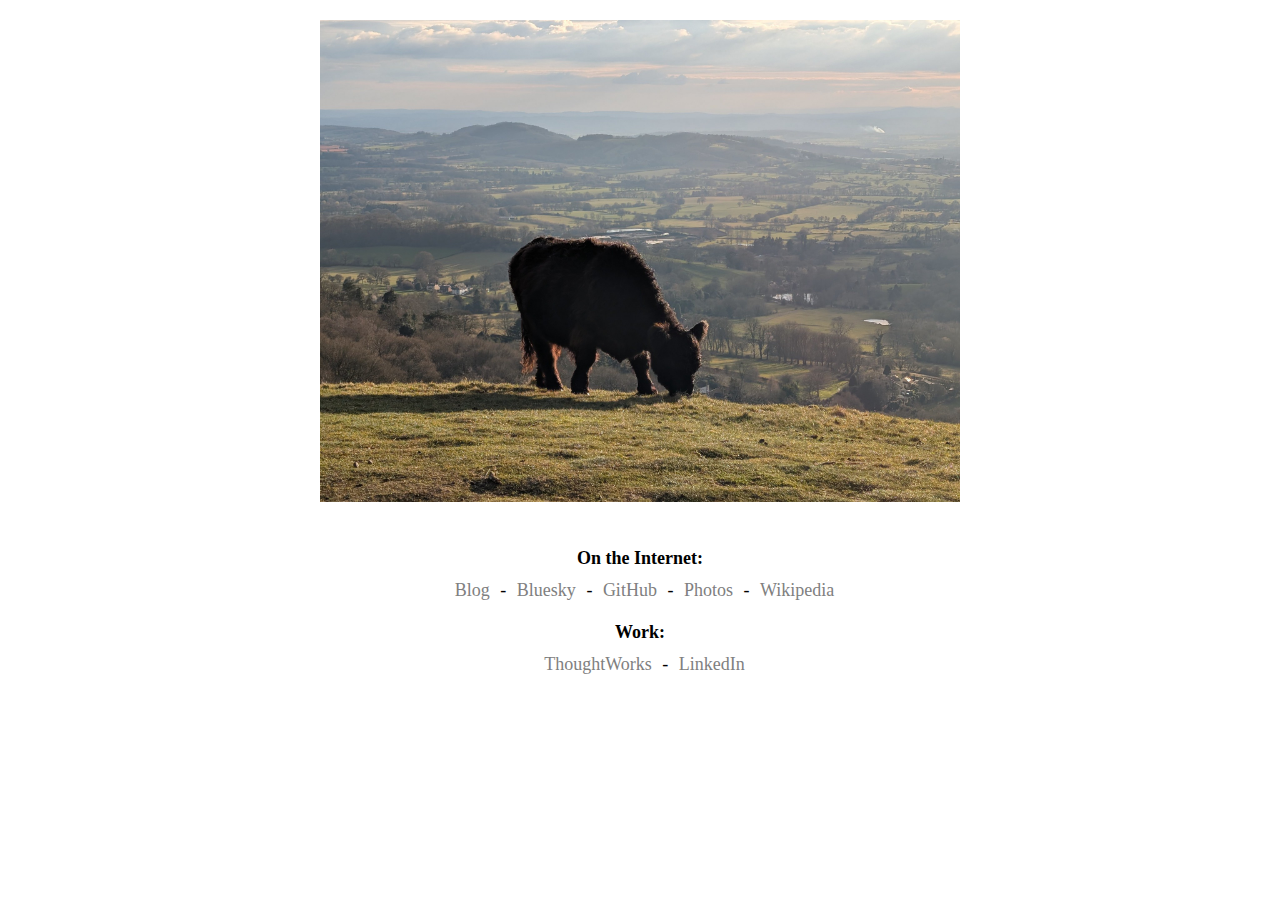
<file: index.html>
<!DOCTYPE html>
<html lang="en">
<head>
<title>Jim Gumbley - James Gumbley - jimgumbley.com</title>
<meta charset="UTF-8">
<meta name="viewport" content="width=device-width, initial-scale=1.0">
<meta name="description" content="Jim Gumbley's personal website with links to blog, social media profiles, and professional presence.">
<meta name="keywords" content="Jim Gumbley, James Gumbley, ThoughtWorks, software engineering">
<meta name="author" content="Jim Gumbley">
<meta property="og:title" content="Jim Gumbley's Personal Website">
<meta property="og:description" content="Personal website with links to my digital presence around the Internet.">
<meta property="og:type" content="website">
<meta property="og:url" content="https://www.jimgumbley.com">
<meta name="twitter:card" content="summary">
<link href="web_ss.css" rel="stylesheet" type="text/css">
<script src="pics.js"></script>
</head>
<body>

<img src="pics/15156894995_e92ee874d9_z.jpg" width="640" height="480">
<br>
<h2>On the Internet:</h2> &nbsp;
<a href="blog/index.html">Blog</a> -
<a href="https://web-cdn.bsky.app/profile/jimgumbley.com">Bluesky</a> -
<a href="https://github.com/jgumbley">GitHub</a> -
<a href="https://www.flickr.com/photos/jimgumbley/">Photos</a> -
<a href="https://en.wikipedia.org/wiki/User:Leonig_Mig">Wikipedia</a>
<br>
<h2>Work:</h2> &nbsp;
<a href="https://www.thoughtworks.com/en-gb/profiles/j/jimgumbley">ThoughtWorks</a> -
<a href="https://www.linkedin.com/in/jimgumbley">LinkedIn</a>
<br>

</body>
</html>
</file>
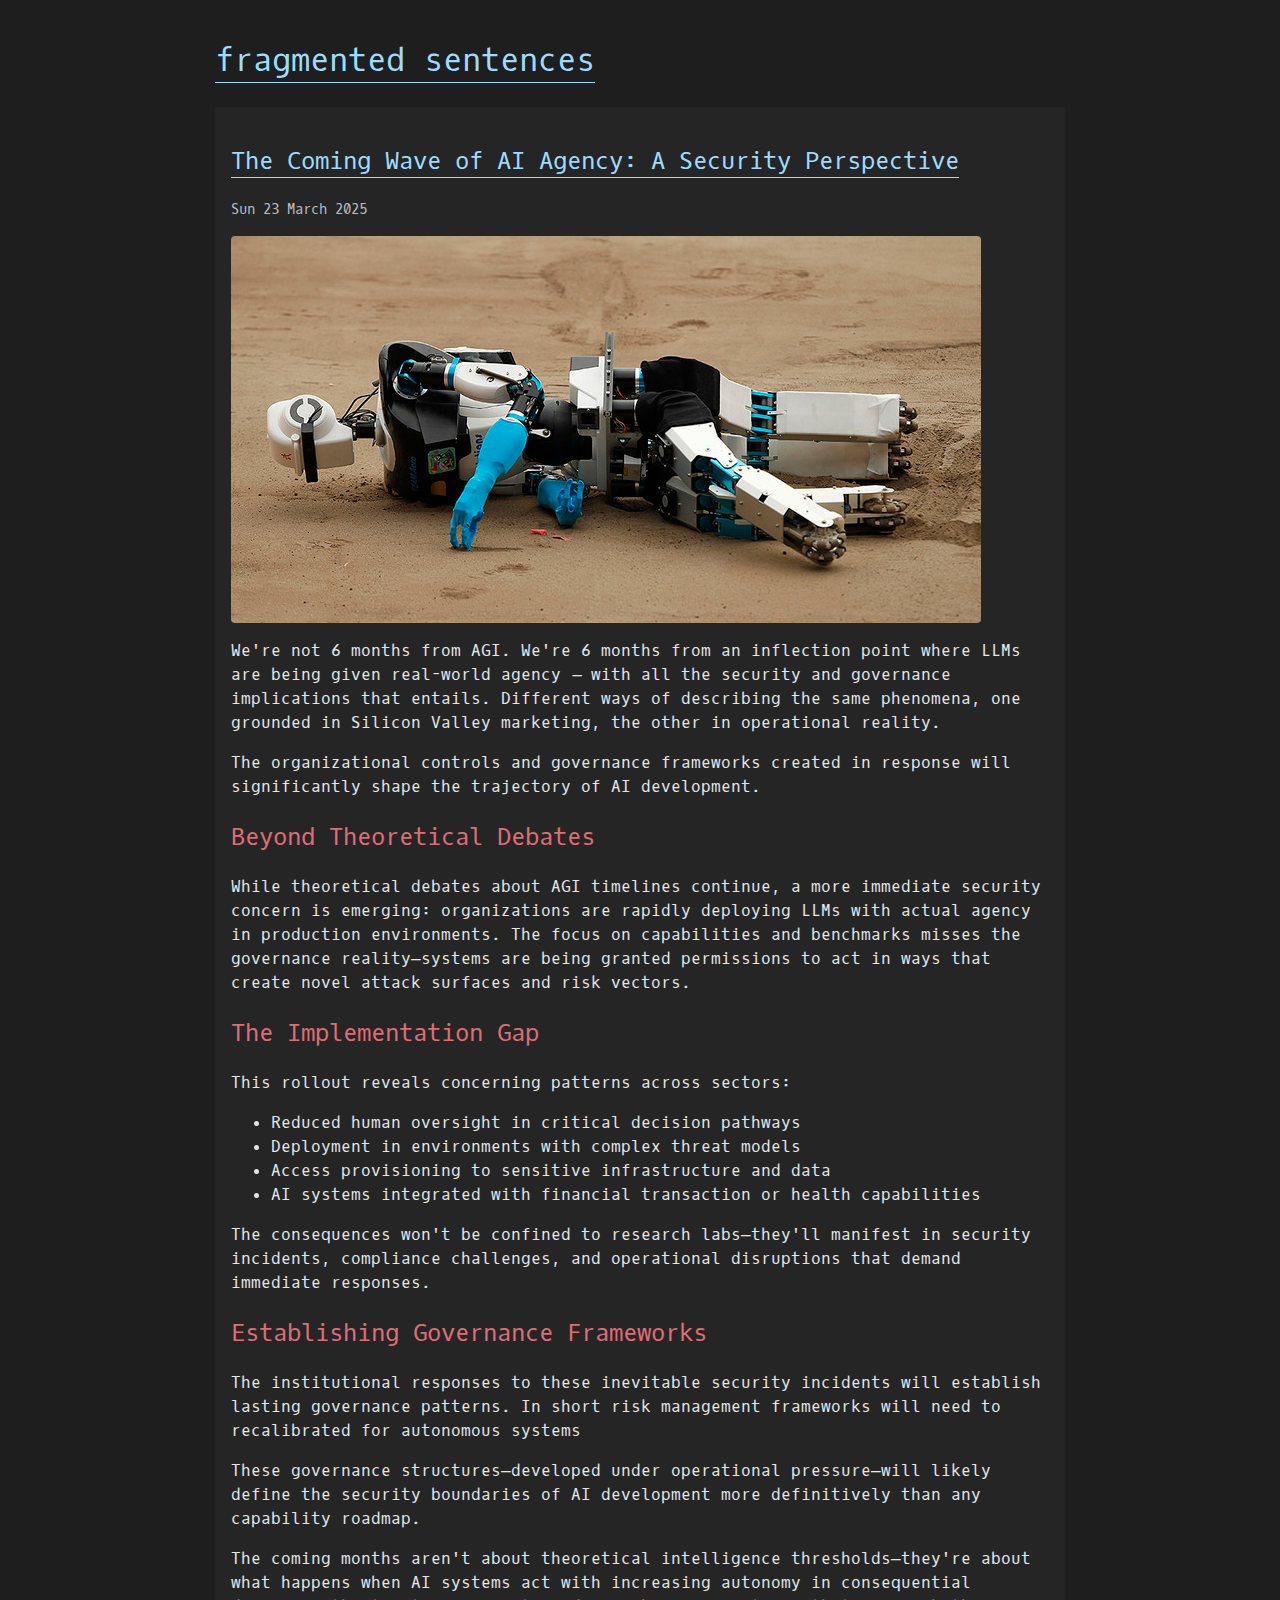
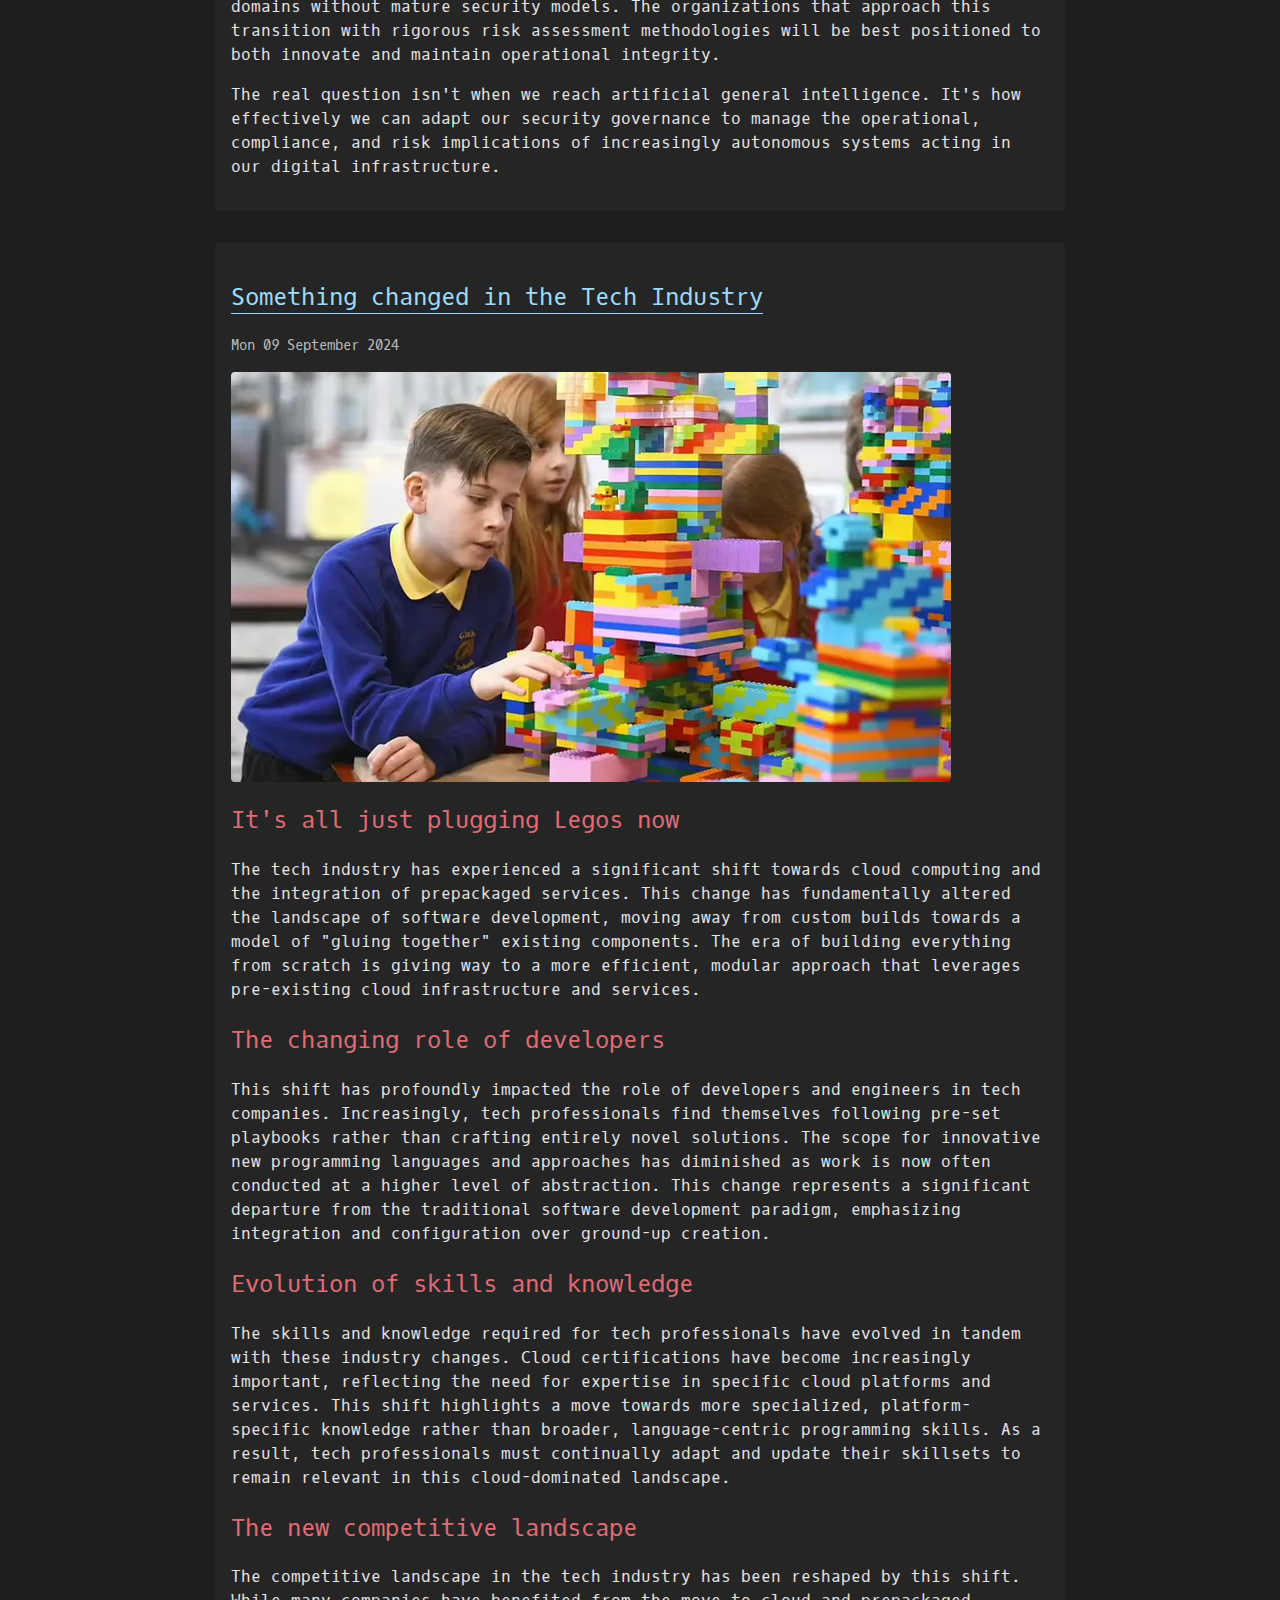
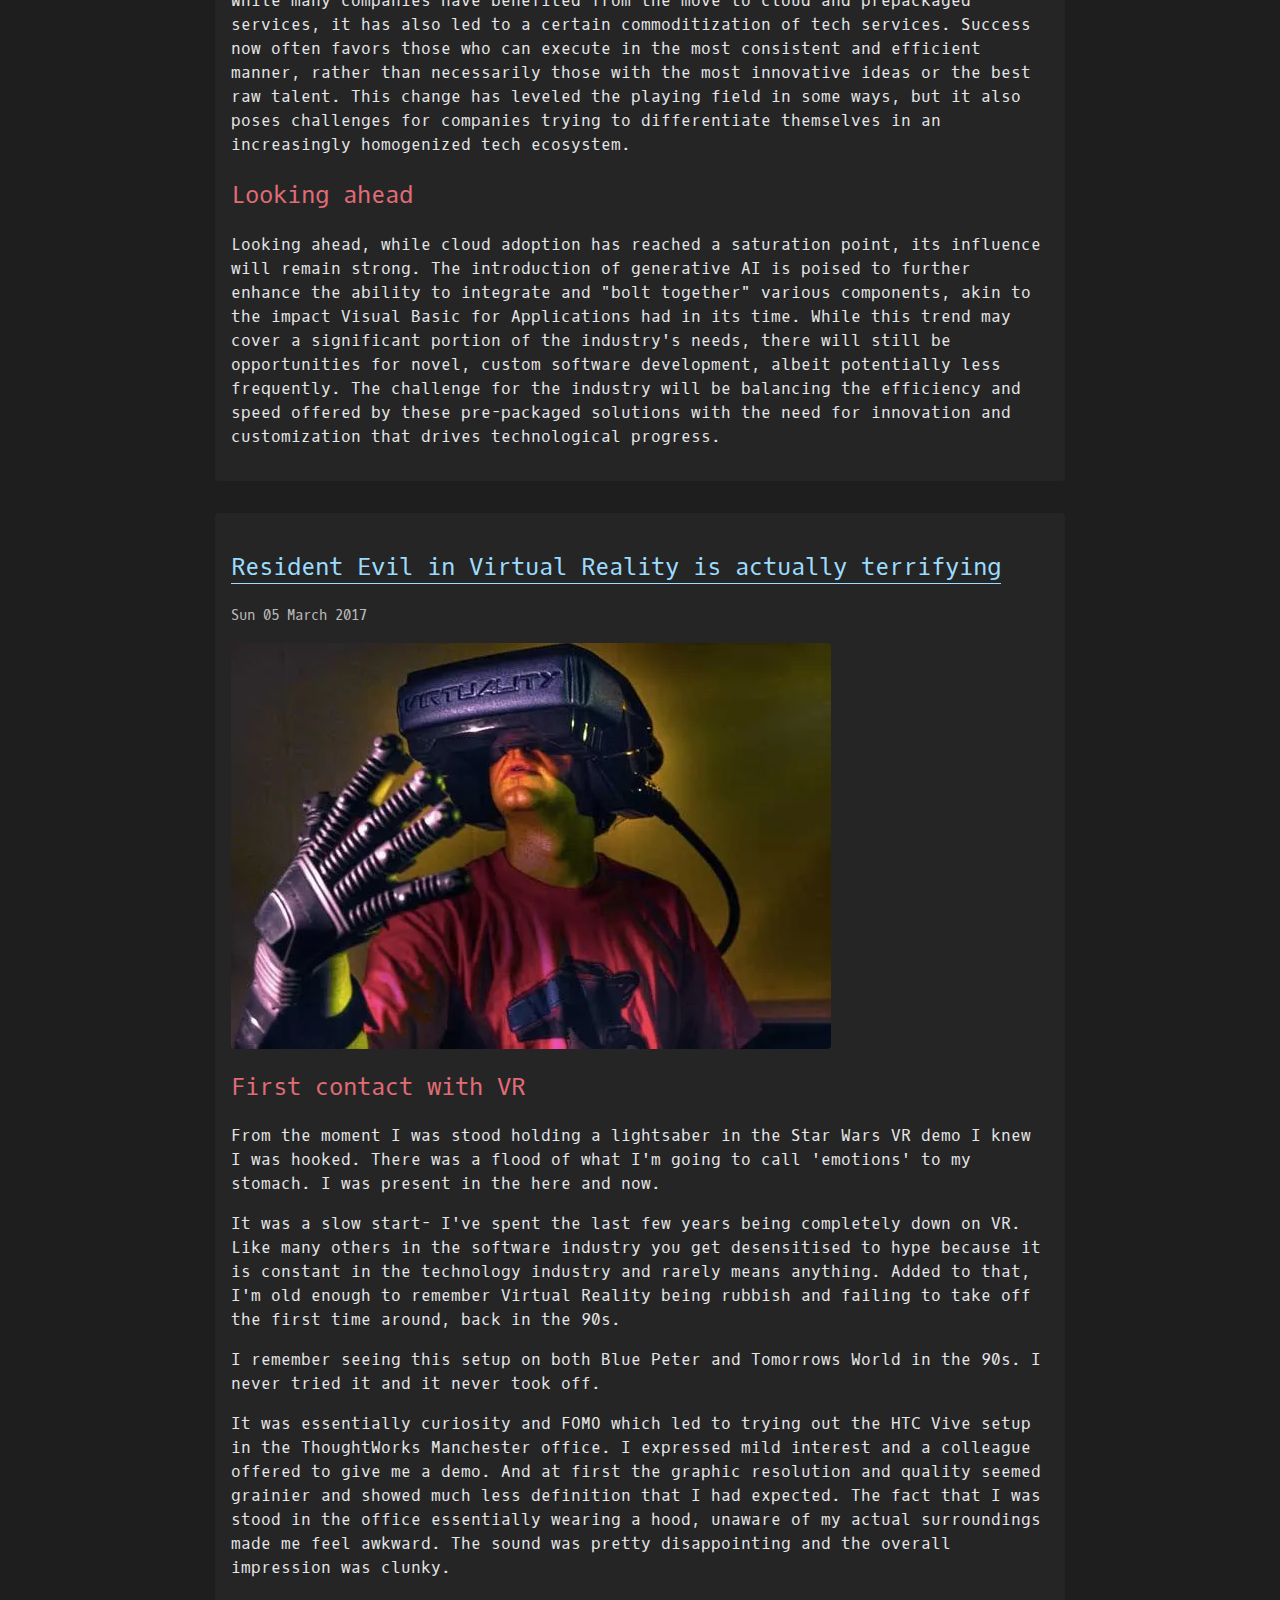
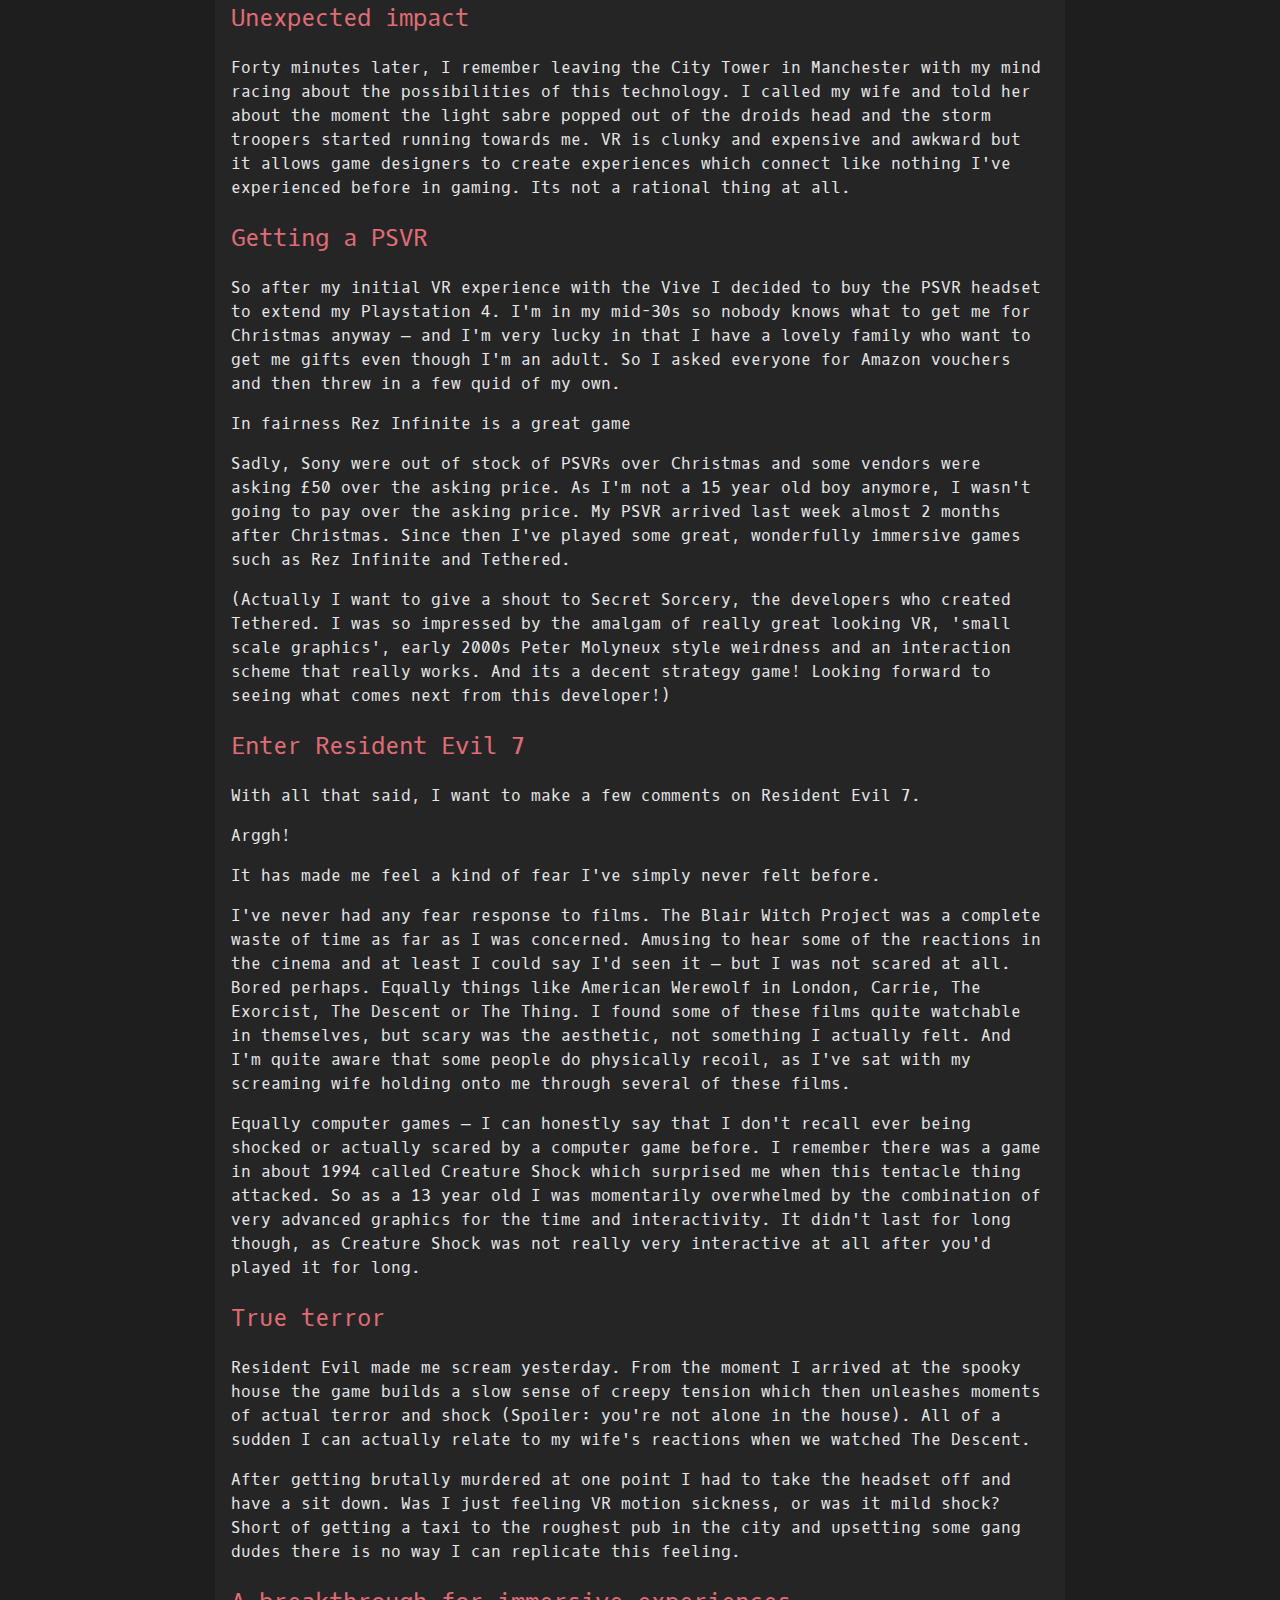
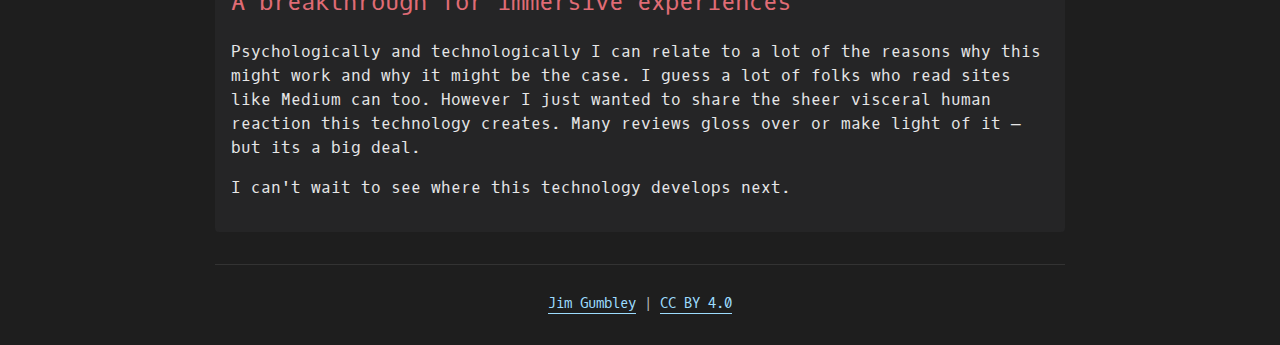
<file: blog/index.html>
<!DOCTYPE html>
<html lang="en">
<head>
  <meta charset="utf-8" />
  <meta name="viewport" content="width=device-width, initial-scale=1.0" />
  <title>fragmented sentences - Jim Gumbley's needless blog</title>
  <link rel="stylesheet" href="./theme/css/style.css" />
</head>
<body>
  <header>
    <h1><a href="./">fragmented sentences</a></h1>
  </header>
  <main>
    <article>
      <h2><a href="ai-agency-security-perspective.html">The Coming Wave of AI Agency: A Security Perspective</a></h2>
      <div class="post-info">Sun 23 March 2025</div>
      <div class="article-image">
        <img src="./images/robotfail.jpg" alt="The Coming Wave of AI Agency: A Security Perspective">
      </div>
      <p>We're not 6 months from AGI. We're 6 months from an inflection point where LLMs are being given real-world agency – with all the security and governance implications that entails. Different ways of describing the same phenomena, one grounded in Silicon Valley marketing, the other in operational reality.</p>
<p>The organizational controls and governance frameworks created in response will significantly shape the trajectory of AI development.</p>
<h2>Beyond Theoretical Debates</h2>
<p>While theoretical debates about AGI timelines continue, a more immediate security concern is emerging: organizations are rapidly deploying LLMs with actual agency in production environments. The focus on capabilities and benchmarks misses the governance reality—systems are being granted permissions to act in ways that create novel attack surfaces and risk vectors.</p>
<h2>The Implementation Gap</h2>
<p>This rollout reveals concerning patterns across sectors:</p>
<ul>
<li>Reduced human oversight in critical decision pathways</li>
<li>Deployment in environments with complex threat models</li>
<li>Access provisioning to sensitive infrastructure and data</li>
<li>AI systems integrated with financial transaction or health capabilities</li>
</ul>
<p>The consequences won't be confined to research labs—they'll manifest in security incidents, compliance challenges, and operational disruptions that demand immediate responses.</p>
<h2>Establishing Governance Frameworks</h2>
<p>The institutional responses to these inevitable security incidents will establish lasting governance patterns. In short risk management frameworks will need to recalibrated for autonomous systems</p>
<p>These governance structures—developed under operational pressure—will likely define the security boundaries of AI development more definitively than any capability roadmap.</p>
<p>The coming months aren't about theoretical intelligence thresholds—they're about what happens when AI systems act with increasing autonomy in consequential domains without mature security models. The organizations that approach this transition with rigorous risk assessment methodologies will be best positioned to both innovate and maintain operational integrity.</p>
<p>The real question isn't when we reach artificial general intelligence. It's how effectively we can adapt our security governance to manage the operational, compliance, and risk implications of increasingly autonomous systems acting in our digital infrastructure.</p>
    </article>
    <article>
      <h2><a href="something-changed-tech-industry.html">Something changed in the Tech Industry</a></h2>
      <div class="post-info">Mon 09 September 2024</div>
      <div class="article-image">
        <img src="./images/legos.webp" alt="Something changed in the Tech Industry">
      </div>
      <h2>It's all just plugging Legos now</h2>
<p>The tech industry has experienced a significant shift towards cloud computing and the integration of prepackaged services. This change has fundamentally altered the landscape of software development, moving away from custom builds towards a model of "gluing together" existing components. The era of building everything from scratch is giving way to a more efficient, modular approach that leverages pre-existing cloud infrastructure and services.</p>
<h2>The changing role of developers</h2>
<p>This shift has profoundly impacted the role of developers and engineers in tech companies. Increasingly, tech professionals find themselves following pre-set playbooks rather than crafting entirely novel solutions. The scope for innovative new programming languages and approaches has diminished as work is now often conducted at a higher level of abstraction. This change represents a significant departure from the traditional software development paradigm, emphasizing integration and configuration over ground-up creation.</p>
<h2>Evolution of skills and knowledge</h2>
<p>The skills and knowledge required for tech professionals have evolved in tandem with these industry changes. Cloud certifications have become increasingly important, reflecting the need for expertise in specific cloud platforms and services. This shift highlights a move towards more specialized, platform-specific knowledge rather than broader, language-centric programming skills. As a result, tech professionals must continually adapt and update their skillsets to remain relevant in this cloud-dominated landscape.</p>
<h2>The new competitive landscape</h2>
<p>The competitive landscape in the tech industry has been reshaped by this shift. While many companies have benefited from the move to cloud and prepackaged services, it has also led to a certain commoditization of tech services. Success now often favors those who can execute in the most consistent and efficient manner, rather than necessarily those with the most innovative ideas or the best raw talent. This change has leveled the playing field in some ways, but it also poses challenges for companies trying to differentiate themselves in an increasingly homogenized tech ecosystem.</p>
<h2>Looking ahead</h2>
<p>Looking ahead, while cloud adoption has reached a saturation point, its influence will remain strong. The introduction of generative AI is poised to further enhance the ability to integrate and "bolt together" various components, akin to the impact Visual Basic for Applications had in its time. While this trend may cover a significant portion of the industry's needs, there will still be opportunities for novel, custom software development, albeit potentially less frequently. The challenge for the industry will be balancing the efficiency and speed offered by these pre-packaged solutions with the need for innovation and customization that drives technological progress.</p>
    </article>
    <article>
      <h2><a href="resident-evil-vr-terrifying.html">Resident Evil in Virtual Reality is actually terrifying</a></h2>
      <div class="post-info">Sun 05 March 2017</div>
      <div class="article-image">
        <img src="./images/virtuality.webp" alt="Resident Evil in Virtual Reality is actually terrifying">
      </div>
      <h2>First contact with VR</h2>
<p>From the moment I was stood holding a lightsaber in the Star Wars VR demo I knew I was hooked. There was a flood of what I'm going to call 'emotions' to my stomach. I was present in the here and now.</p>
<p>It was a slow start- I've spent the last few years being completely down on VR. Like many others in the software industry you get desensitised to hype because it is constant in the technology industry and rarely means anything. Added to that, I'm old enough to remember Virtual Reality being rubbish and failing to take off the first time around, back in the 90s.</p>
<p>I remember seeing this setup on both Blue Peter and Tomorrows World in the 90s. I never tried it and it never took off.</p>
<p>It was essentially curiosity and FOMO which led to trying out the HTC Vive setup in the ThoughtWorks Manchester office. I expressed mild interest and a colleague offered to give me a demo. And at first the graphic resolution and quality seemed grainier and showed much less definition that I had expected. The fact that I was stood in the office essentially wearing a hood, unaware of my actual surroundings made me feel awkward. The sound was pretty disappointing and the overall impression was clunky.</p>
<h2>Unexpected impact</h2>
<p>Forty minutes later, I remember leaving the City Tower in Manchester with my mind racing about the possibilities of this technology. I called my wife and told her about the moment the light sabre popped out of the droids head and the storm troopers started running towards me. VR is clunky and expensive and awkward but it allows game designers to create experiences which connect like nothing I've experienced before in gaming. Its not a rational thing at all.</p>
<h2>Getting a PSVR</h2>
<p>So after my initial VR experience with the Vive I decided to buy the PSVR headset to extend my Playstation 4. I'm in my mid-30s so nobody knows what to get me for Christmas anyway — and I'm very lucky in that I have a lovely family who want to get me gifts even though I'm an adult. So I asked everyone for Amazon vouchers and then threw in a few quid of my own.</p>
<p>In fairness Rez Infinite is a great game</p>
<p>Sadly, Sony were out of stock of PSVRs over Christmas and some vendors were asking £50 over the asking price. As I'm not a 15 year old boy anymore, I wasn't going to pay over the asking price. My PSVR arrived last week almost 2 months after Christmas. Since then I've played some great, wonderfully immersive games such as Rez Infinite and Tethered.</p>
<p>(Actually I want to give a shout to Secret Sorcery, the developers who created Tethered. I was so impressed by the amalgam of really great looking VR, 'small scale graphics', early 2000s Peter Molyneux style weirdness and an interaction scheme that really works. And its a decent strategy game! Looking forward to seeing what comes next from this developer!)</p>
<h2>Enter Resident Evil 7</h2>
<p>With all that said, I want to make a few comments on Resident Evil 7.</p>
<p>Arggh!</p>
<p>It has made me feel a kind of fear I've simply never felt before.</p>
<p>I've never had any fear response to films. The Blair Witch Project was a complete waste of time as far as I was concerned. Amusing to hear some of the reactions in the cinema and at least I could say I'd seen it — but I was not scared at all. Bored perhaps. Equally things like American Werewolf in London, Carrie, The Exorcist, The Descent or The Thing. I found some of these films quite watchable in themselves, but scary was the aesthetic, not something I actually felt. And I'm quite aware that some people do physically recoil, as I've sat with my screaming wife holding onto me through several of these films.</p>
<p>Equally computer games — I can honestly say that I don't recall ever being shocked or actually scared by a computer game before. I remember there was a game in about 1994 called Creature Shock which surprised me when this tentacle thing attacked. So as a 13 year old I was momentarily overwhelmed by the combination of very advanced graphics for the time and interactivity. It didn't last for long though, as Creature Shock was not really very interactive at all after you'd played it for long.</p>
<h2>True terror</h2>
<p>Resident Evil made me scream yesterday. From the moment I arrived at the spooky house the game builds a slow sense of creepy tension which then unleashes moments of actual terror and shock (Spoiler: you're not alone in the house). All of a sudden I can actually relate to my wife's reactions when we watched The Descent.</p>
<p>After getting brutally murdered at one point I had to take the headset off and have a sit down. Was I just feeling VR motion sickness, or was it mild shock? Short of getting a taxi to the roughest pub in the city and upsetting some gang dudes there is no way I can replicate this feeling.</p>
<h2>A breakthrough for immersive experiences</h2>
<p>Psychologically and technologically I can relate to a lot of the reasons why this might work and why it might be the case. I guess a lot of folks who read sites like Medium can too. However I just wanted to share the sheer visceral human reaction this technology creates. Many reviews gloss over or make light of it — but its a big deal.</p>
<p>I can't wait to see where this technology develops next.</p>
    </article>
  </main>
  <footer>
    <p><a href="https://www.jimgumbley.com/">Jim Gumbley</a> | <a href="https://creativecommons.org/licenses/by/4.0/">CC BY 4.0</a></p>
  </footer>
</body>
</html>
</file>
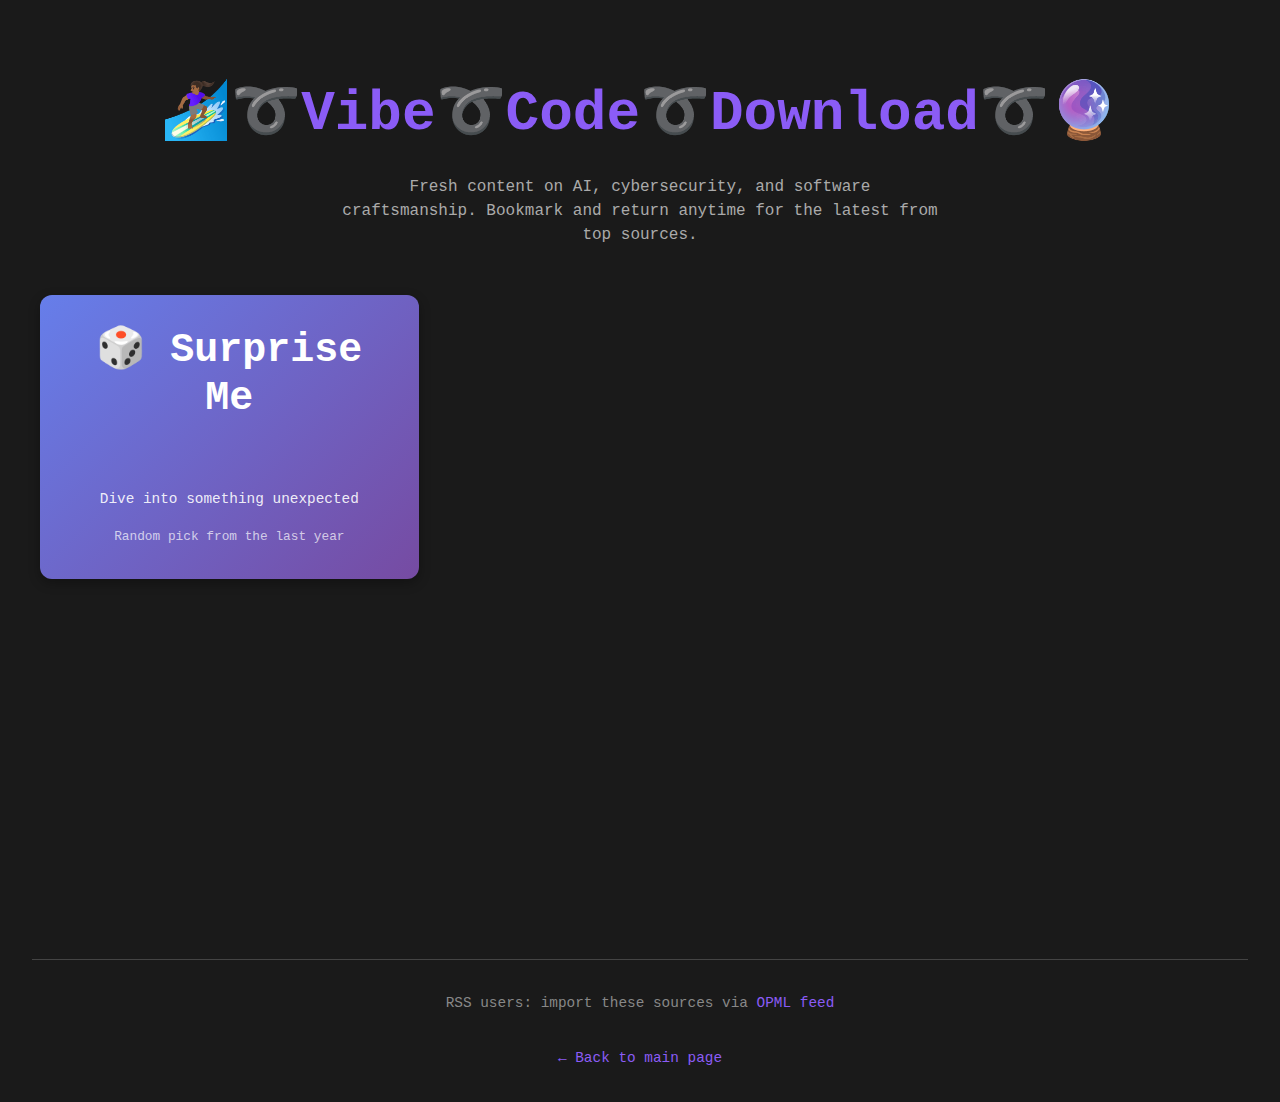
<file: vibe-code-download.html>
<!DOCTYPE html>
<html lang="en">
<head>
<title>🏄🏾‍♀️➰Vibe➰Code➰Download➰🔮 • Signal Over Noise</title>
<meta charset="UTF-8">
<meta name="viewport" content="width=device-width, initial-scale=1.0">
<meta name="description" content="A curated reading list with fresh links to signal over noise.">

<!-- Open Graph / Facebook -->
<meta property="og:type" content="website">
<meta property="og:url" content="https://jimgumbley.com/vibe-code-download.html">
<meta property="og:title" content="🏄🏾‍♀️➰Vibe➰Code➰Download➰🔮 • Signal Over Noise">
<meta property="og:description" content="Fresh content on AI, cybersecurity, and software craftsmanship. Bookmark and return anytime for the latest from top sources.">
<meta property="og:image" content="https://jimgumbley.com/favicon.png">
<meta property="og:image:width" content="512">
<meta property="og:image:height" content="512">
<meta property="og:site_name" content="Jim Gumbley">

<!-- Twitter -->
<meta property="twitter:card" content="summary_large_image">
<meta property="twitter:url" content="https://jimgumbley.com/vibe-code-download.html">
<meta property="twitter:title" content="🏄🏾‍♀️➰Vibe➰Code➰Download➰🔮 • Signal Over Noise">
<meta property="twitter:description" content="Fresh content on AI, cybersecurity, and software craftsmanship. Bookmark and return anytime for the latest from top sources.">
<meta property="twitter:image" content="https://jimgumbley.com/favicon.png">

<!-- Additional meta tags for better social sharing -->
<meta name="author" content="Jim Gumbley">
<meta name="robots" content="index, follow">
<meta name="theme-color" content="#8b5cf6">

<link rel="icon" type="image/png" href="favicon.png">
<style>
* { box-sizing: border-box; }
body { 
  font-family: 'JetBrains Mono', 'Monaco', 'Consolas', 'SF Mono', monospace; 
  background: #1a1a1a; 
  color: #e0e0e0; 
  line-height: 1.6; 
  margin: 0; 
  padding: 2rem;
}

h1 { 
  text-align: center; 
  font-size: 3.5rem; 
  margin-bottom: 1rem; 
  color: #8b5cf6;
}

.intro {
  text-align: center;
  font-size: 1rem;
  color: #aaa;
  margin-bottom: 3rem;
  max-width: 600px;
  margin-left: auto;
  margin-right: auto;
  line-height: 1.5;
}

.grid {
  display: grid;
  grid-template-columns: repeat(3, 1fr);
  grid-template-rows: repeat(2, 1fr);
  gap: 2rem;
  max-width: 1200px;
  margin: 0 auto;
  min-height: 600px;
}

.card {
  background: #2a2a2a;
  border: 1px solid #444;
  border-radius: 12px;
  padding: 2rem;
  box-shadow: 0 4px 12px rgba(0,0,0,0.3);
  transition: all 0.3s ease;
  cursor: pointer;
  display: flex;
  flex-direction: column;
  justify-content: space-between;
  position: relative;
  overflow: hidden;
}

.card:hover {
  transform: translateY(-6px);
  box-shadow: 0 12px 30px rgba(107, 70, 193, 0.4);
  border-color: #8b5cf6;
}

.card::before {
  content: '';
  position: absolute;
  top: 0;
  left: 0;
  right: 0;
  height: 3px;
  background: linear-gradient(90deg, #6b46c1, #8b5cf6);
  opacity: 0;
  transition: opacity 0.3s ease;
}

.card:hover::before {
  opacity: 1;
}

.post-title {
  font-size: 2.5rem !important;
  font-weight: bold;
  margin-bottom: 1rem;
  line-height: 1.2;
  color: #fff;
  text-decoration: none;
  flex-grow: 1;
  text-align: center !important;
}

.post-title:hover {
  color: #8b5cf6;
}

.feed-source {
  font-size: 0.9rem;
  color: #ccc;
  margin-bottom: 0.5rem;
  font-weight: 500;
}

.feed-meta {
  font-size: 0.8rem;
  color: #888;
}

.loading {
  color: #888;
  font-style: italic;
  font-size: 0.9rem;
}

.magic-card {
  background: linear-gradient(135deg, #667eea 0%, #764ba2 100%);
  color: white;
  border: none;
}

.magic-card:hover {
  transform: translateY(-4px) scale(1.02);
  box-shadow: 0 12px 30px rgba(102, 126, 234, 0.3);
}

.magic-card::before {
  display: none;
}

.magic-card .post-title {
  color: white;
  font-size: 2.5rem !important;
  text-align: center !important;
  margin-bottom: 0.5rem;
  line-height: 1.2;
}

.magic-card .feed-source {
  color: rgba(255,255,255,0.9);
  text-align: center;
  margin-bottom: 1rem;
}

.magic-card .feed-meta {
  color: rgba(255,255,255,0.7);
  text-align: center;
}

.footer {
  text-align: center;
  margin-top: 4rem;
  padding-top: 2rem;
  border-top: 1px solid #444;
  font-size: 0.9rem;
  color: #888;
}

.footer a {
  color: #8b5cf6;
  text-decoration: none;
}

.footer a:hover {
  text-decoration: underline;
}

.back-link {
  margin-top: 2rem;
}

.back-link a {
  color: #8b5cf6;
  text-decoration: none;
  font-size: 0.9rem;
}

@media (max-width: 768px) {
  body { padding: 1rem; }
  .grid { 
    grid-template-columns: 1fr;
    gap: 1.5rem;
    min-height: auto;
  }
  h1 { font-size: 2.5rem; }
  .card { padding: 1.5rem; }
}

@media (max-width: 1024px) and (min-width: 769px) {
  .grid { 
    grid-template-columns: repeat(2, 1fr);
    grid-template-rows: repeat(3, 1fr);
  }
}
</style>
</head>
<body>

<h1>🏄🏾‍♀️➰Vibe➰Code➰Download➰🔮</h1>

<div class="intro">
  Fresh content on AI, cybersecurity, and software craftsmanship. Bookmark and return anytime for the latest from top sources.
</div>

<div class="grid" id="feed-grid">
  <div class="card loading">
    <div class="post-title">Loading latest posts...</div>
    <div class="feed-source"></div>
    <div class="feed-meta"></div>
  </div>
</div>

<div class="footer">
  RSS users: import these sources via <a href="vibe-coding-download.opml">OPML feed</a>
  <div class="back-link">
    <a href="index.html">← Back to main page</a>
  </div>
</div>

<script>
const OPML_PATH = 'vibe-coding-download.opml';
const PROXY = 'https://corsproxy.io/?';

(async () => {
  const grid = document.getElementById('feed-grid');

  try {
    const opmlText = await (await fetch(OPML_PATH)).text();
    const opmlDoc = new DOMParser().parseFromString(opmlText, 'text/xml');
    const outlines = opmlDoc.querySelectorAll('outline[xmlUrl]');
    const feeds = [...outlines].map(o => ({
      title: o.getAttribute('title') || o.getAttribute('text') || o.getAttribute('xmlUrl'),
      xmlUrl: o.getAttribute('xmlUrl'),
      htmlUrl: o.getAttribute('htmlUrl') || o.getAttribute('xmlUrl')
    }));

    // Clear loading card
    grid.innerHTML = '';
    
    // Fetch all posts from all feeds
    const feedPromises = feeds.map(async (feed) => {
      try {
        const response = await fetch(PROXY + feed.xmlUrl);
        const xml = await response.text();
        const doc = new DOMParser().parseFromString(xml, 'text/xml');
        const items = [...doc.querySelectorAll('item, entry')];
        
        return items.map(item => {
          const title = item.querySelector('title')?.textContent?.trim() || 'Untitled post';
          const link = item.querySelector('link')?.textContent || 
                      item.querySelector('link')?.getAttribute('href') || 
                      feed.htmlUrl;
          
          const pubDate = item.querySelector('pubDate, published')?.textContent;
          let date = new Date(0);
          if (pubDate) {
            try { date = new Date(pubDate); } catch (e) {}
          }
          
          return {
            title,
            link,
            date,
            feedTitle: feed.title,
            hostname: new URL(feed.xmlUrl).hostname,
            feedUrl: feed.xmlUrl
          };
        });
      } catch (e) {
        return []; // Return empty array on error
      }
    });
    
    // Wait for all feeds to load and flatten the array of posts
    const posts = (await Promise.all(feedPromises)).flat();
    
    // Sort by date (most recent first)
    posts.sort((a, b) => b.date - a.date);
    
    // Filter to ensure no more than one post per source and take top 5
    const seenSources = new Set();
    const selectedPosts = posts.filter(post => {
      if (seenSources.has(post.feedUrl)) {
        return false;
      }
      seenSources.add(post.feedUrl);
      return true;
    }).slice(0, 5);
    
    // Create cards for selected posts
    selectedPosts.forEach((post) => {
      const card = document.createElement('div');
      card.className = 'card';
      
      let dateStr = '';
      if (post.date.getTime() > 0) {
        dateStr = ` • ${post.date.toLocaleDateString()}`;
      }
      
      card.innerHTML = `
        <div class="post-title">${post.title}</div>
        <div class="feed-source">${post.feedTitle}</div>
        <div class="feed-meta">${post.hostname}${dateStr}</div>
      `;
      
      card.onclick = () => window.open(post.link, '_blank');
      grid.appendChild(card);
    });

    // Add magic 8 ball card as 6th card
    const magicCard = document.createElement('div');
    magicCard.className = 'card magic-card';
    magicCard.innerHTML = `
      <div class="post-title">🎲 Surprise Me</div>
      <div class="feed-source">Dive into something unexpected</div>
      <div class="feed-meta">Random pick from the last year</div>
    `;
    
    magicCard.onclick = async () => {
      try {
        // Pick random feed
        const randomFeed = feeds[Math.floor(Math.random() * feeds.length)];
        
        // Fetch the entire feed
        const response = await fetch(PROXY + randomFeed.xmlUrl);
        const xml = await response.text();
        const doc = new DOMParser().parseFromString(xml, 'text/xml');
        
        // Get all items/entries from the feed
        const allItems = [...doc.querySelectorAll('item, entry')];
        
        // Filter items from the last year
        const itemsFromLastYear = allItems.filter(item => {
          const pubDate = item.querySelector('pubDate, published')?.textContent;
          if (pubDate) {
            try {
              const date = new Date(pubDate);
              const oneYearAgo = new Date();
              oneYearAgo.setFullYear(oneYearAgo.getFullYear() - 1);
              return date >= oneYearAgo;
            } catch (e) {
              return false;
            }
          }
          return false;
        });
        
        const itemsToChooseFrom = itemsFromLastYear.length > 0 ? itemsFromLastYear : allItems;
        
        if (itemsToChooseFrom.length > 0) {
          const randomItem = itemsToChooseFrom[Math.floor(Math.random() * itemsToChooseFrom.length)];
          const link = randomItem.querySelector('link')?.textContent || 
                      randomItem.querySelector('link')?.getAttribute('href') || 
                      randomFeed.htmlUrl;
          window.open(link, '_blank');
        } else {
          // Fallback to feed homepage if no items found
          window.open(randomFeed.htmlUrl, '_blank');
        }
      } catch (e) {
        // Error fallback - just go to a random feed homepage
        const randomFeed = feeds[Math.floor(Math.random() * feeds.length)];
        window.open(randomFeed.htmlUrl, '_blank');
      }
    };
    
    grid.appendChild(magicCard);

  } catch (e) {
    grid.innerHTML = '<div class="card"><div class="post-title">Could not load feed list.</div></div>';
    console.error(e);
  }
})();
</script>

</body>
</html>
</file>
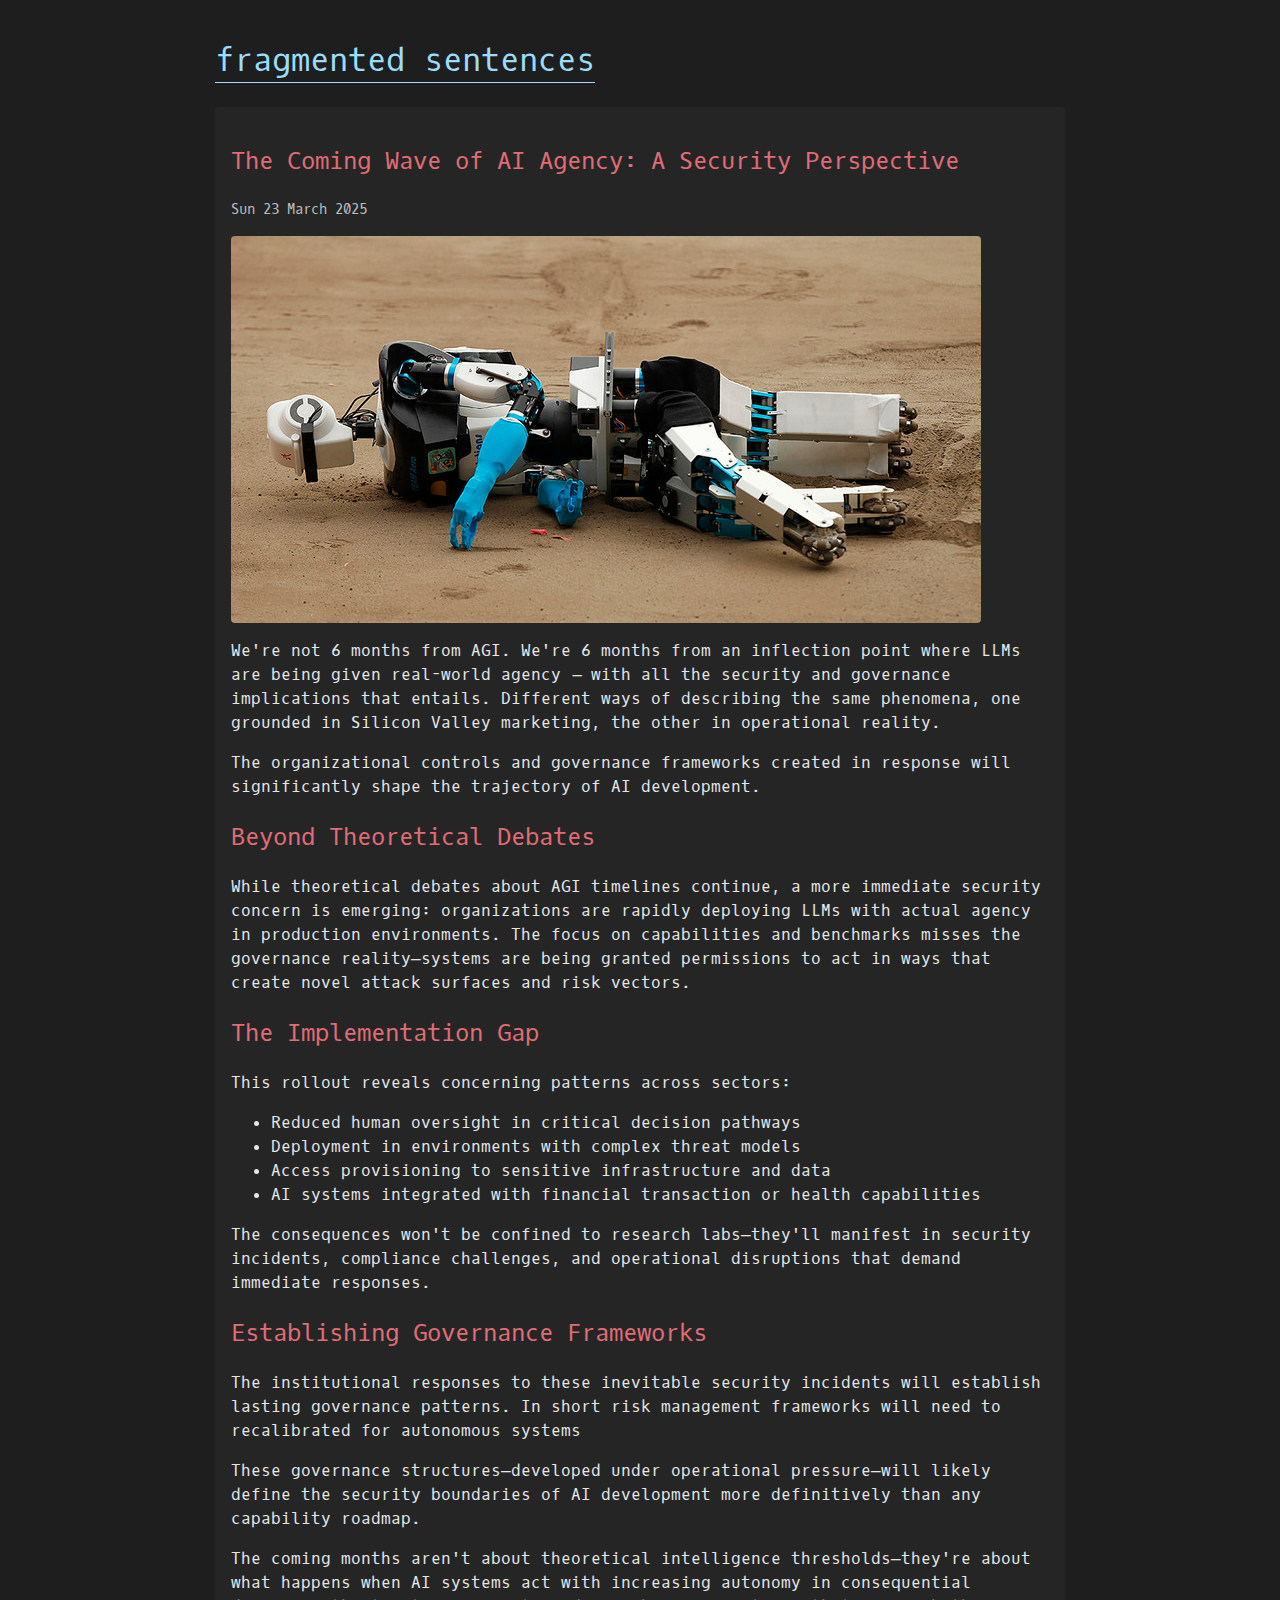
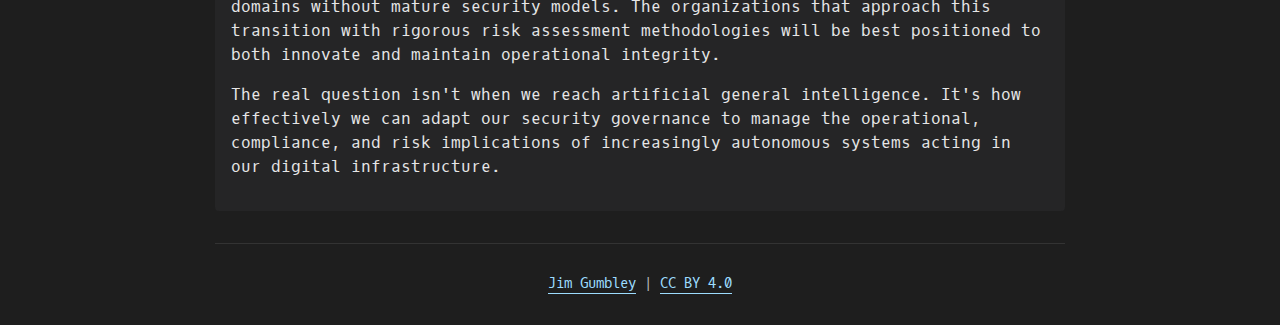
<file: blog/ai-agency-security-perspective.html>
<!DOCTYPE html>
<html lang="en">
<head>
  <meta charset="utf-8" />
  <meta name="viewport" content="width=device-width, initial-scale=1.0" />
  <title>The Coming Wave of AI Agency: A Security Perspective</title>
  <link rel="stylesheet" href="./theme/css/style.css" />
</head>
<body>
  <header>
    <h1><a href="./">fragmented sentences</a></h1>
  </header>
  <main>
<article>
  <h2>The Coming Wave of AI Agency: A Security Perspective</h2>
  <div class="post-info">Sun 23 March 2025</div>
  <div class="article-image">
    <img src="./images/robotfail.jpg" alt="The Coming Wave of AI Agency: A Security Perspective">
  </div>
  <p>We're not 6 months from AGI. We're 6 months from an inflection point where LLMs are being given real-world agency – with all the security and governance implications that entails. Different ways of describing the same phenomena, one grounded in Silicon Valley marketing, the other in operational reality.</p>
<p>The organizational controls and governance frameworks created in response will significantly shape the trajectory of AI development.</p>
<h2>Beyond Theoretical Debates</h2>
<p>While theoretical debates about AGI timelines continue, a more immediate security concern is emerging: organizations are rapidly deploying LLMs with actual agency in production environments. The focus on capabilities and benchmarks misses the governance reality—systems are being granted permissions to act in ways that create novel attack surfaces and risk vectors.</p>
<h2>The Implementation Gap</h2>
<p>This rollout reveals concerning patterns across sectors:</p>
<ul>
<li>Reduced human oversight in critical decision pathways</li>
<li>Deployment in environments with complex threat models</li>
<li>Access provisioning to sensitive infrastructure and data</li>
<li>AI systems integrated with financial transaction or health capabilities</li>
</ul>
<p>The consequences won't be confined to research labs—they'll manifest in security incidents, compliance challenges, and operational disruptions that demand immediate responses.</p>
<h2>Establishing Governance Frameworks</h2>
<p>The institutional responses to these inevitable security incidents will establish lasting governance patterns. In short risk management frameworks will need to recalibrated for autonomous systems</p>
<p>These governance structures—developed under operational pressure—will likely define the security boundaries of AI development more definitively than any capability roadmap.</p>
<p>The coming months aren't about theoretical intelligence thresholds—they're about what happens when AI systems act with increasing autonomy in consequential domains without mature security models. The organizations that approach this transition with rigorous risk assessment methodologies will be best positioned to both innovate and maintain operational integrity.</p>
<p>The real question isn't when we reach artificial general intelligence. It's how effectively we can adapt our security governance to manage the operational, compliance, and risk implications of increasingly autonomous systems acting in our digital infrastructure.</p>
</article>
  </main>
  <footer>
    <p><a href="https://www.jimgumbley.com/">Jim Gumbley</a> | <a href="https://creativecommons.org/licenses/by/4.0/">CC BY 4.0</a></p>
  </footer>
</body>
</html>
</file>
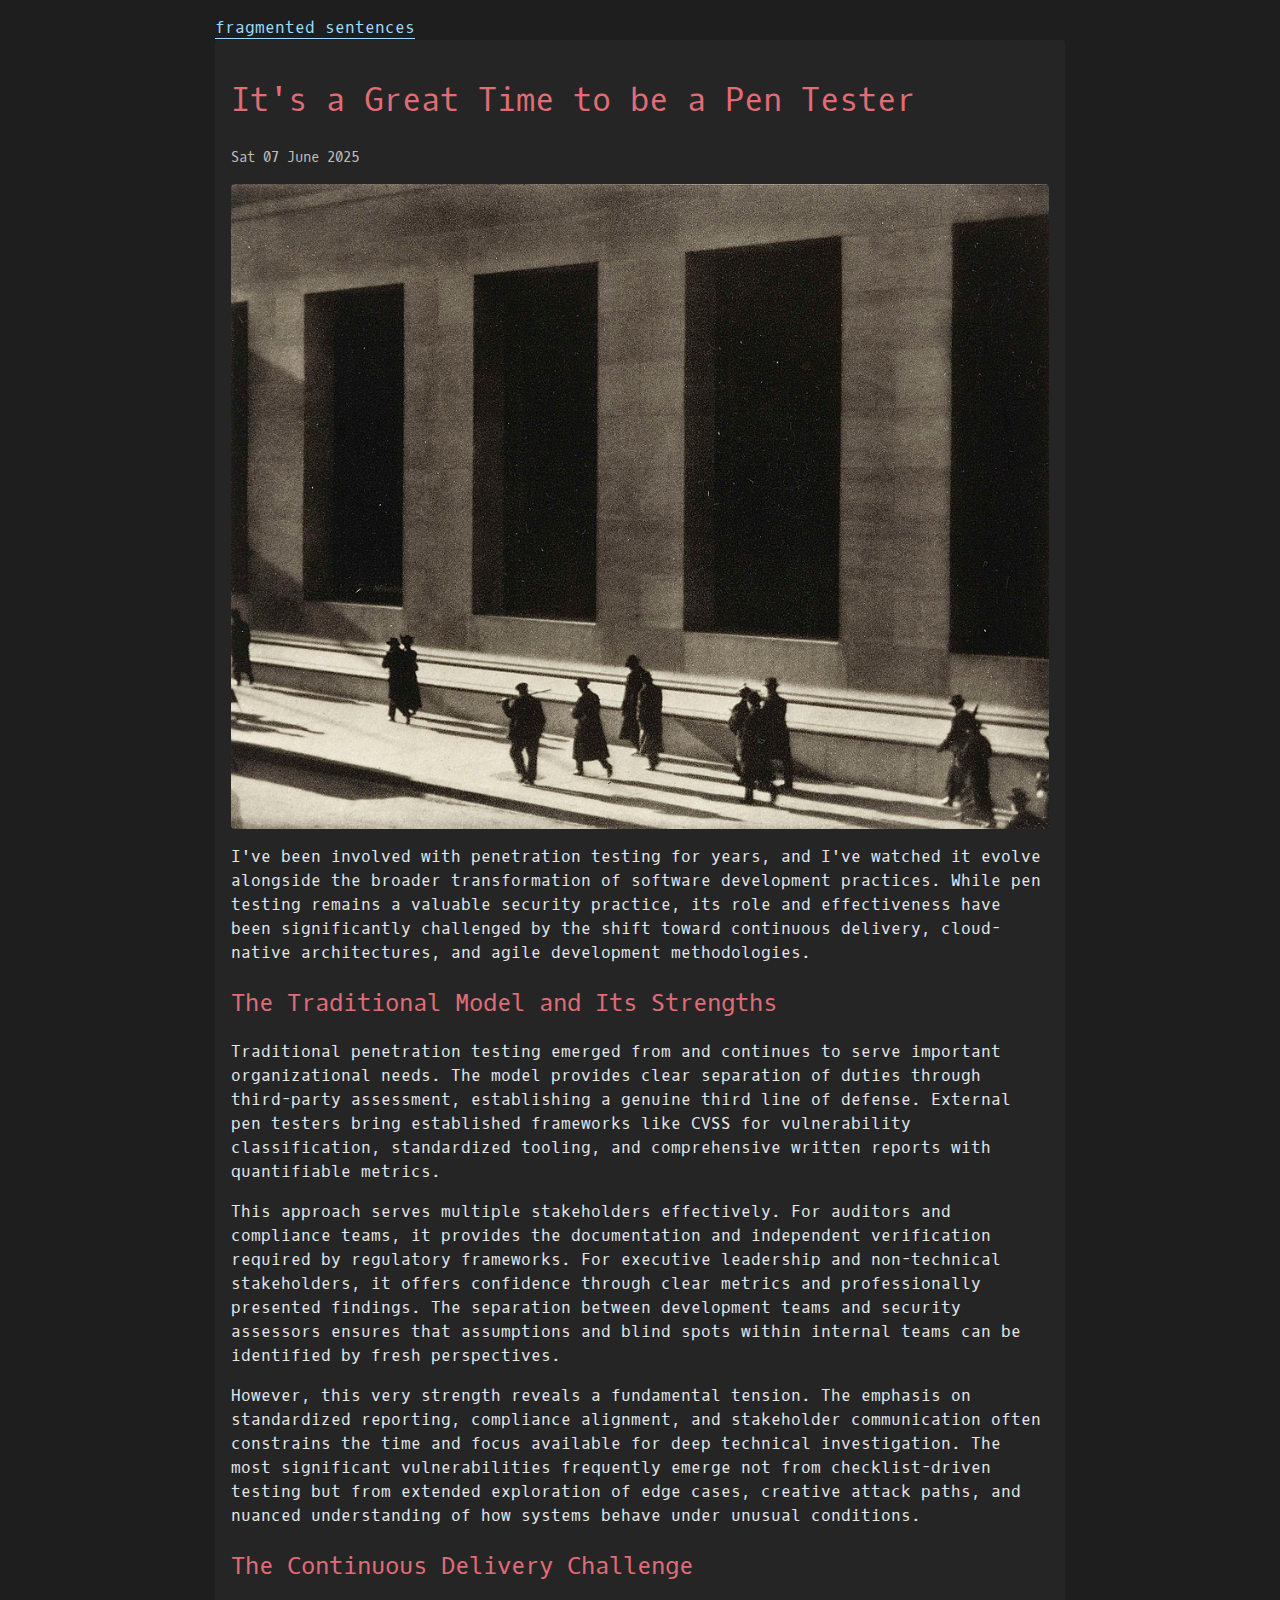
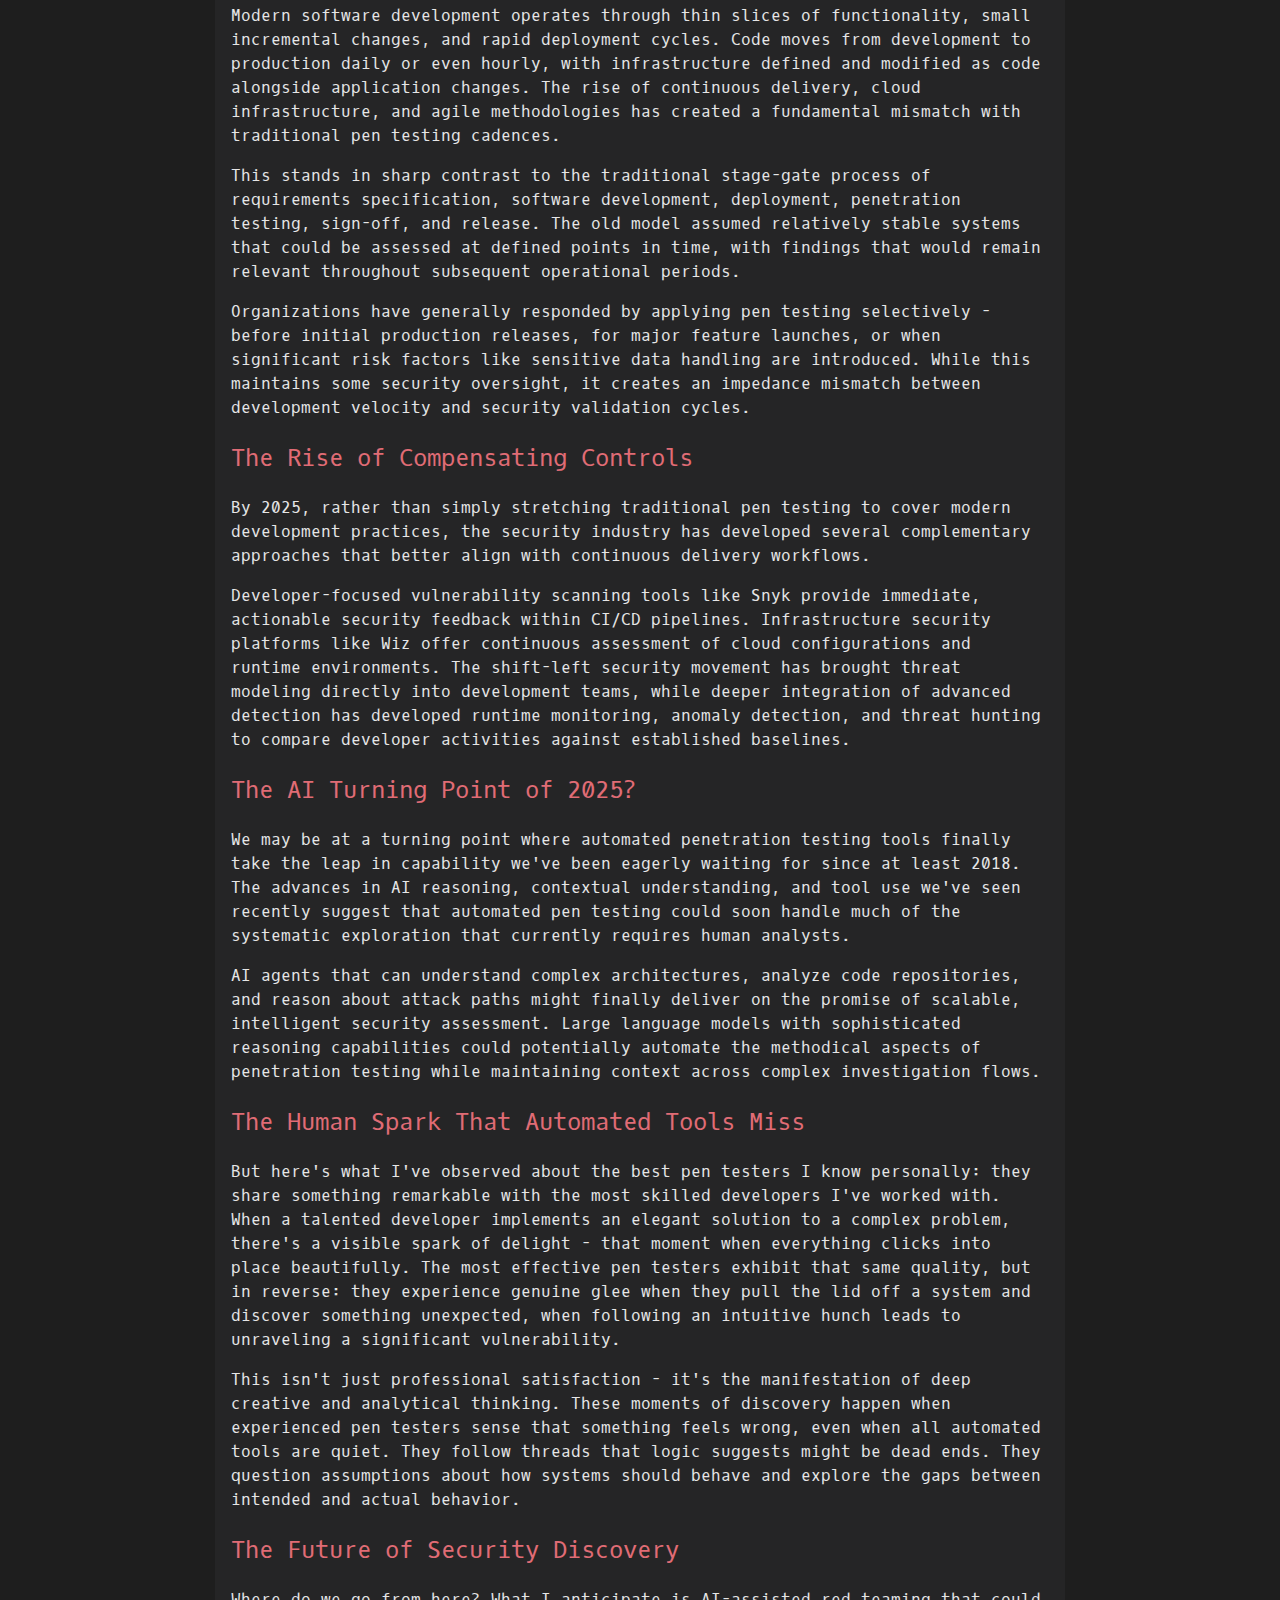
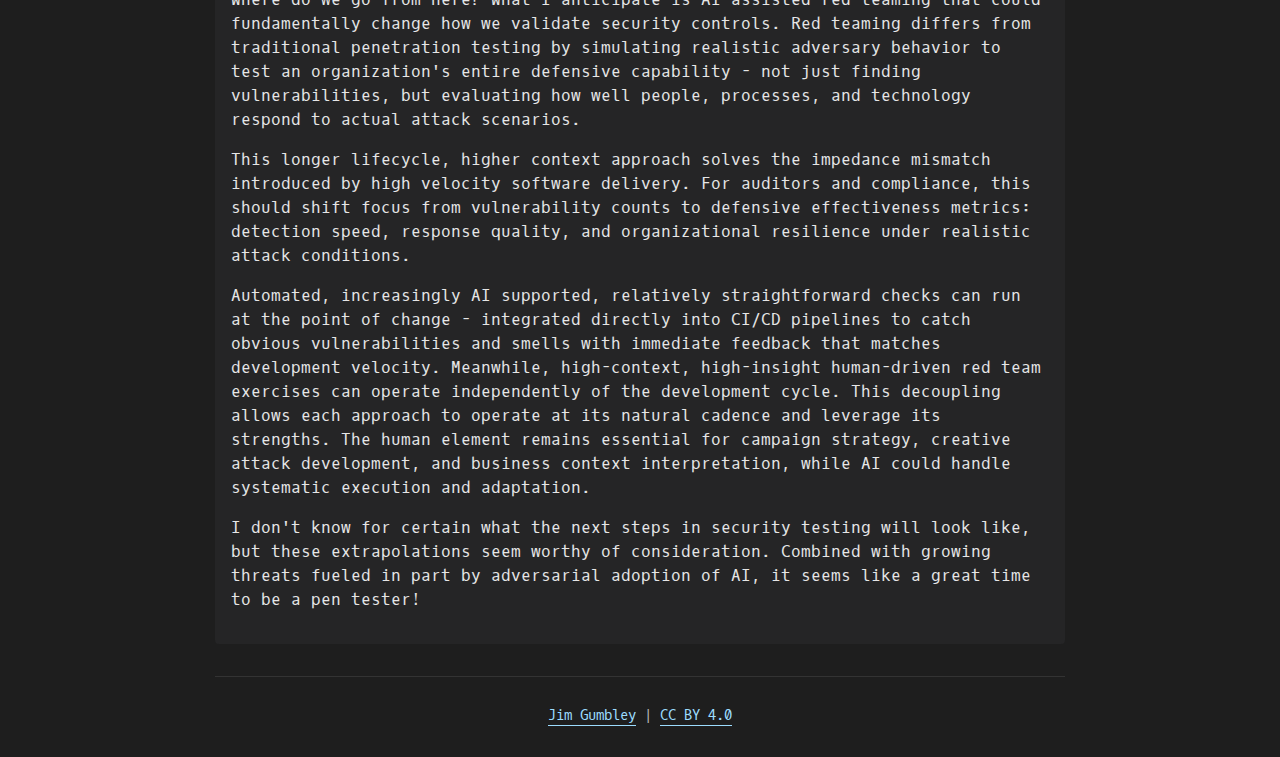
<file: blog/great-time-pen-tester.html>
<!DOCTYPE html>
<html lang="en">
<head>
  <meta charset="utf-8" />
  <meta name="viewport" content="width=device-width, initial-scale=1.0" />
  <title>It's a Great Time to be a Pen Tester</title>
  
  <!-- Open Graph meta tags for social media previews -->
  <meta property="og:title" content="It's a Great Time to be a Pen Tester" />
  <meta property="og:type" content="article" />
  <meta property="og:url" content="./great-time-pen-tester.html" />
<meta property="og:description" content="Exploring how penetration testing has evolved alongside modern software development practices, and why AI-assisted red teaming might be the future of security validation." /><meta property="og:image" content="./images/960px-Wall_Street_by_Paul_Strand,_1915.jpeg" />  <meta property="og:site_name" content="Jim Gumbley" />
  
  <!-- Twitter Card meta tags -->
  <meta name="twitter:card" content="summary" />
  <meta name="twitter:title" content="It's a Great Time to be a Pen Tester" />
<meta name="twitter:description" content="Exploring how penetration testing has evolved alongside modern software development practices, and why AI-assisted red teaming might be the future of security validation." /><meta name="twitter:image" content="./images/960px-Wall_Street_by_Paul_Strand,_1915.jpeg" />  
  <link rel="icon" type="image/png" href="./favicon.png" />
  <link rel="stylesheet" href="./theme/css/style.css" />
</head>
<body>
  <header>
    <div class="site-title"><a href="./">fragmented sentences</a></div>
  </header>
  <main>
<article>
  <h1>It's a Great Time to be a Pen Tester</h1>
  <div class="post-info">Sat 07 June 2025</div>
  <div class="article-image">
    <img src="./images/960px-Wall_Street_by_Paul_Strand,_1915.jpeg" alt="It's a Great Time to be a Pen Tester">
  </div>
  <p>I've been involved with penetration testing for years, and I've watched it evolve alongside the broader transformation of software development practices. While pen testing remains a valuable security practice, its role and effectiveness have been significantly challenged by the shift toward continuous delivery, cloud-native architectures, and agile development methodologies.</p>
<h2>The Traditional Model and Its Strengths</h2>
<p>Traditional penetration testing emerged from and continues to serve important organizational needs. The model provides clear separation of duties through third-party assessment, establishing a genuine third line of defense. External pen testers bring established frameworks like CVSS for vulnerability classification, standardized tooling, and comprehensive written reports with quantifiable metrics.</p>
<p>This approach serves multiple stakeholders effectively. For auditors and compliance teams, it provides the documentation and independent verification required by regulatory frameworks. For executive leadership and non-technical stakeholders, it offers confidence through clear metrics and professionally presented findings. The separation between development teams and security assessors ensures that assumptions and blind spots within internal teams can be identified by fresh perspectives.</p>
<p>However, this very strength reveals a fundamental tension. The emphasis on standardized reporting, compliance alignment, and stakeholder communication often constrains the time and focus available for deep technical investigation. The most significant vulnerabilities frequently emerge not from checklist-driven testing but from extended exploration of edge cases, creative attack paths, and nuanced understanding of how systems behave under unusual conditions.</p>
<h2>The Continuous Delivery Challenge</h2>
<p>Modern software development operates through thin slices of functionality, small incremental changes, and rapid deployment cycles. Code moves from development to production daily or even hourly, with infrastructure defined and modified as code alongside application changes. The rise of continuous delivery, cloud infrastructure, and agile methodologies has created a fundamental mismatch with traditional pen testing cadences.</p>
<p>This stands in sharp contrast to the traditional stage-gate process of requirements specification, software development, deployment, penetration testing, sign-off, and release. The old model assumed relatively stable systems that could be assessed at defined points in time, with findings that would remain relevant throughout subsequent operational periods.</p>
<p>Organizations have generally responded by applying pen testing selectively - before initial production releases, for major feature launches, or when significant risk factors like sensitive data handling are introduced. While this maintains some security oversight, it creates an impedance mismatch between development velocity and security validation cycles.</p>
<h2>The Rise of Compensating Controls</h2>
<p>By 2025, rather than simply stretching traditional pen testing to cover modern development practices, the security industry has developed several complementary approaches that better align with continuous delivery workflows.</p>
<p>Developer-focused vulnerability scanning tools like Snyk provide immediate, actionable security feedback within CI/CD pipelines. Infrastructure security platforms like Wiz offer continuous assessment of cloud configurations and runtime environments. The shift-left security movement has brought threat modeling directly into development teams, while deeper integration of advanced detection has developed runtime monitoring, anomaly detection, and threat hunting to compare developer activities against established baselines.</p>
<h2>The AI Turning Point of 2025?</h2>
<p>We may be at a turning point where automated penetration testing tools finally take the leap in capability we've been eagerly waiting for since at least 2018. The advances in AI reasoning, contextual understanding, and tool use we've seen recently suggest that automated pen testing could soon handle much of the systematic exploration that currently requires human analysts.</p>
<p>AI agents that can understand complex architectures, analyze code repositories, and reason about attack paths might finally deliver on the promise of scalable, intelligent security assessment. Large language models with sophisticated reasoning capabilities could potentially automate the methodical aspects of penetration testing while maintaining context across complex investigation flows.</p>
<h2>The Human Spark That Automated Tools Miss</h2>
<p>But here's what I've observed about the best pen testers I know personally: they share something remarkable with the most skilled developers I've worked with. When a talented developer implements an elegant solution to a complex problem, there's a visible spark of delight - that moment when everything clicks into place beautifully. The most effective pen testers exhibit that same quality, but in reverse: they experience genuine glee when they pull the lid off a system and discover something unexpected, when following an intuitive hunch leads to unraveling a significant vulnerability.</p>
<p>This isn't just professional satisfaction - it's the manifestation of deep creative and analytical thinking. These moments of discovery happen when experienced pen testers sense that something feels wrong, even when all automated tools are quiet. They follow threads that logic suggests might be dead ends. They question assumptions about how systems should behave and explore the gaps between intended and actual behavior.</p>
<h2>The Future of Security Discovery</h2>
<p>Where do we go from here? What I anticipate is AI-assisted red teaming that could fundamentally change how we validate security controls. Red teaming differs from traditional penetration testing by simulating realistic adversary behavior to test an organization's entire defensive capability - not just finding vulnerabilities, but evaluating how well people, processes, and technology respond to actual attack scenarios.</p>
<p>This longer lifecycle, higher context approach solves the impedance mismatch introduced by high velocity software delivery. For auditors and compliance, this should shift focus from vulnerability counts to defensive effectiveness metrics: detection speed, response quality, and organizational resilience under realistic attack conditions.</p>
<p>Automated, increasingly AI supported, relatively straightforward checks can run at the point of change - integrated directly into CI/CD pipelines to catch obvious vulnerabilities and smells with immediate feedback that matches development velocity. Meanwhile, high-context, high-insight human-driven red team exercises can operate independently of the development cycle. This decoupling allows each approach to operate at its natural cadence and leverage its strengths. The human element remains essential for campaign strategy, creative attack development, and business context interpretation, while AI could handle systematic execution and adaptation.</p>
<p>I don't know for certain what the next steps in security testing will look like, but these extrapolations seem worthy of consideration. Combined with growing threats fueled in part by adversarial adoption of AI, it seems like a great time to be a pen tester! </p>
</article>
  </main>
  <footer>
    <p><a href="https://www.jimgumbley.com/">Jim Gumbley</a> | <a href="https://creativecommons.org/licenses/by/4.0/">CC BY 4.0</a></p>
  </footer>
</body>
</html>
</file>
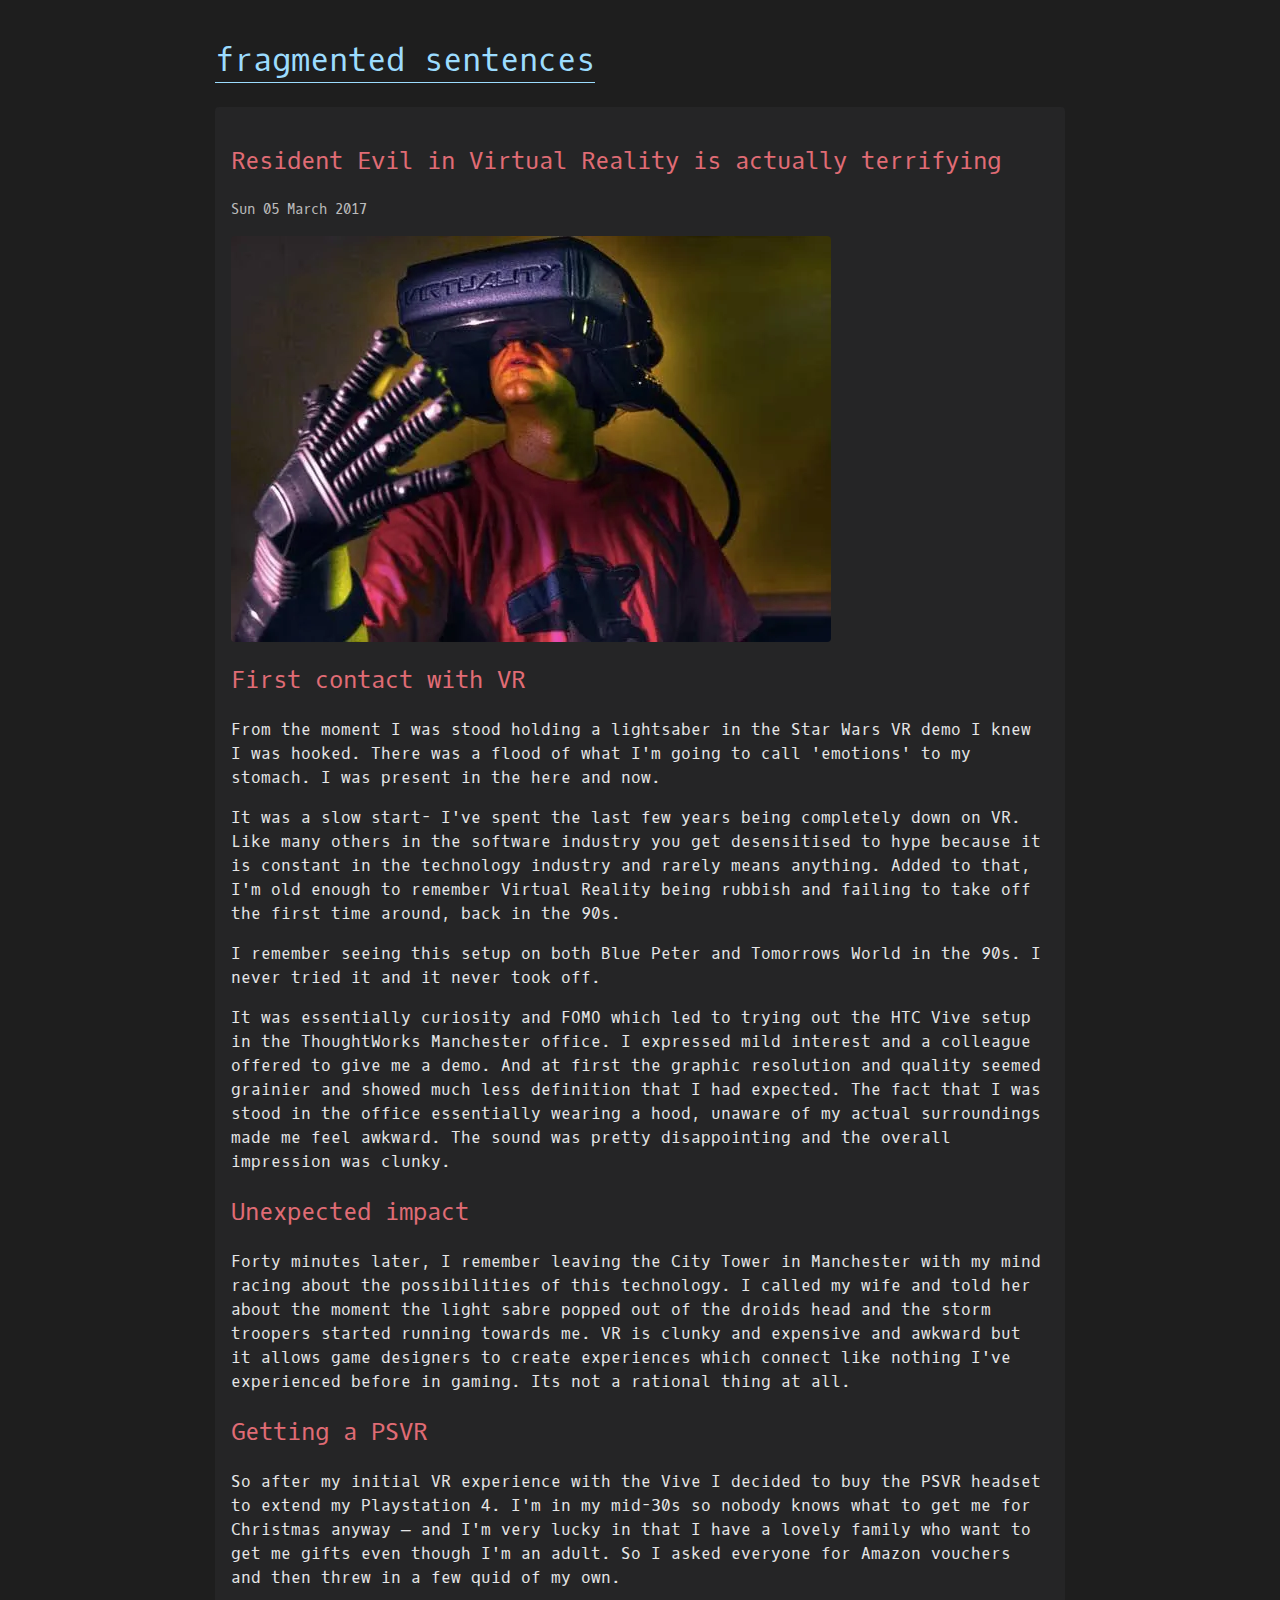
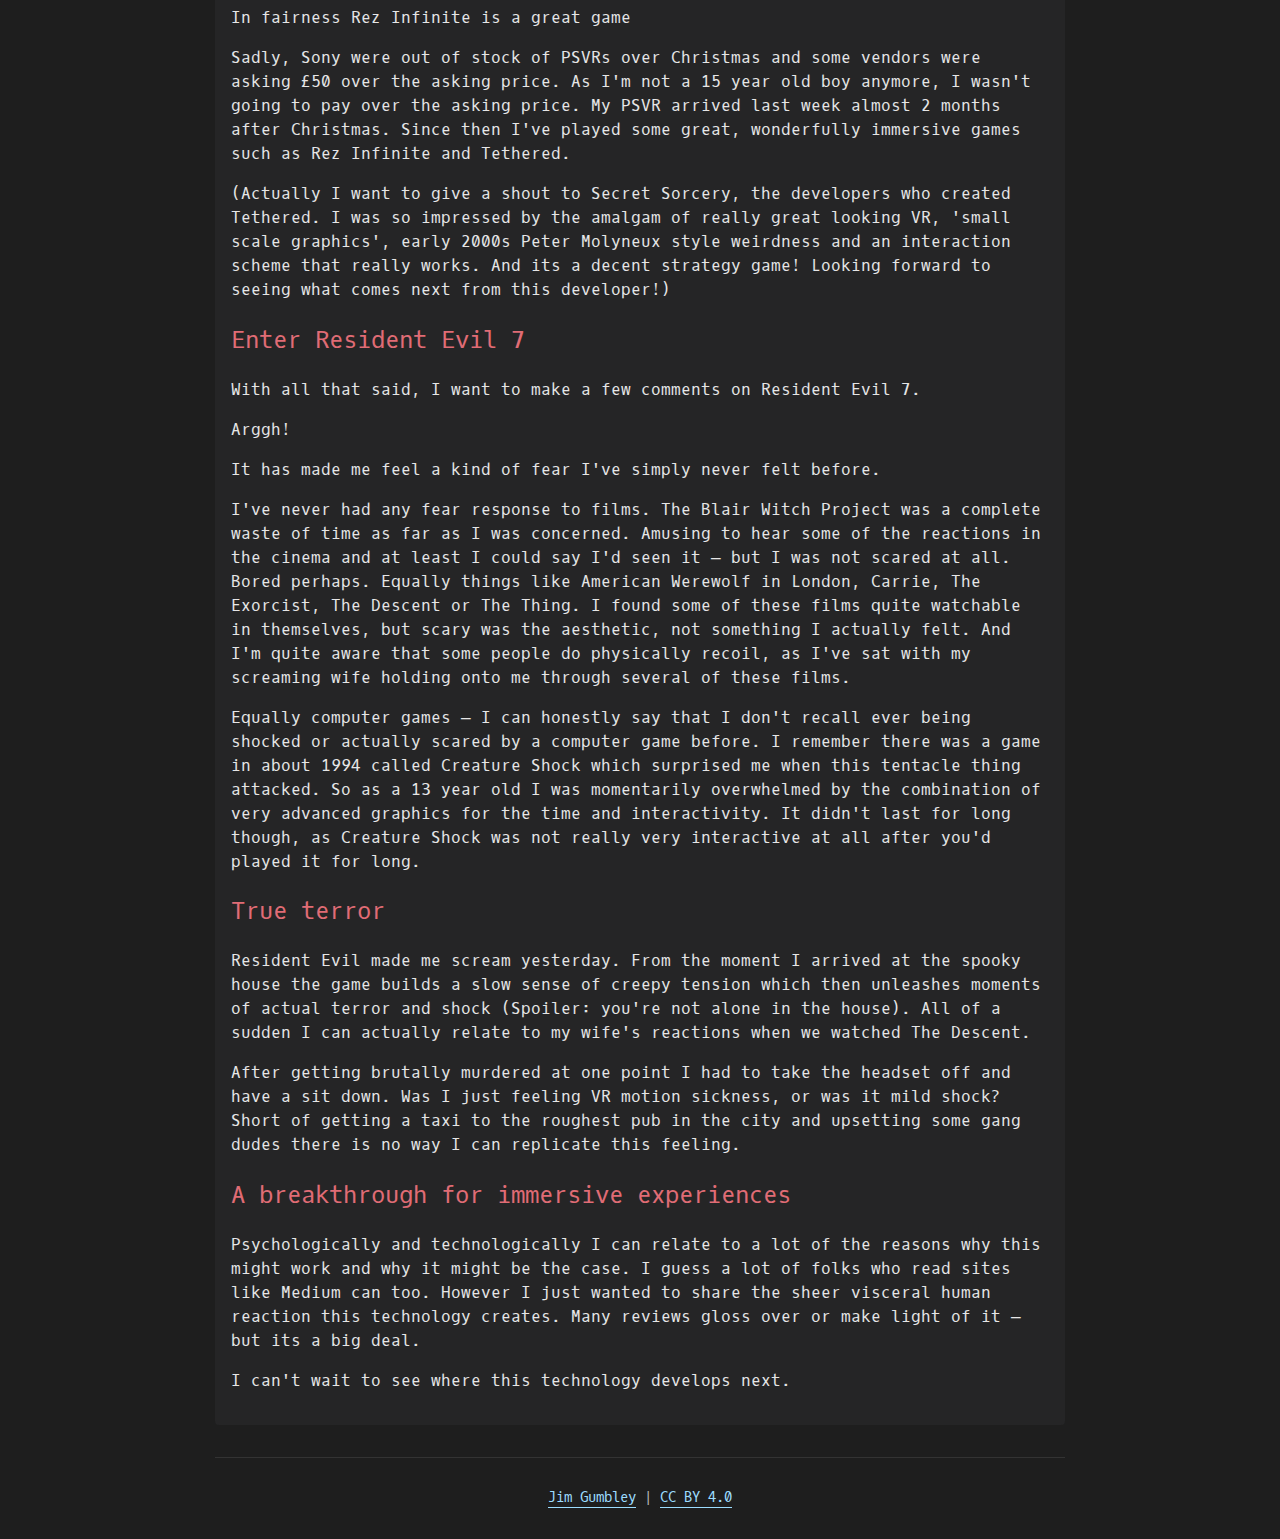
<file: blog/resident-evil-vr-terrifying.html>
<!DOCTYPE html>
<html lang="en">
<head>
  <meta charset="utf-8" />
  <meta name="viewport" content="width=device-width, initial-scale=1.0" />
  <title>Resident Evil in Virtual Reality is actually terrifying</title>
  <link rel="stylesheet" href="./theme/css/style.css" />
</head>
<body>
  <header>
    <h1><a href="./">fragmented sentences</a></h1>
  </header>
  <main>
<article>
  <h2>Resident Evil in Virtual Reality is actually terrifying</h2>
  <div class="post-info">Sun 05 March 2017</div>
  <div class="article-image">
    <img src="./images/virtuality.webp" alt="Resident Evil in Virtual Reality is actually terrifying">
  </div>
  <h2>First contact with VR</h2>
<p>From the moment I was stood holding a lightsaber in the Star Wars VR demo I knew I was hooked. There was a flood of what I'm going to call 'emotions' to my stomach. I was present in the here and now.</p>
<p>It was a slow start- I've spent the last few years being completely down on VR. Like many others in the software industry you get desensitised to hype because it is constant in the technology industry and rarely means anything. Added to that, I'm old enough to remember Virtual Reality being rubbish and failing to take off the first time around, back in the 90s.</p>
<p>I remember seeing this setup on both Blue Peter and Tomorrows World in the 90s. I never tried it and it never took off.</p>
<p>It was essentially curiosity and FOMO which led to trying out the HTC Vive setup in the ThoughtWorks Manchester office. I expressed mild interest and a colleague offered to give me a demo. And at first the graphic resolution and quality seemed grainier and showed much less definition that I had expected. The fact that I was stood in the office essentially wearing a hood, unaware of my actual surroundings made me feel awkward. The sound was pretty disappointing and the overall impression was clunky.</p>
<h2>Unexpected impact</h2>
<p>Forty minutes later, I remember leaving the City Tower in Manchester with my mind racing about the possibilities of this technology. I called my wife and told her about the moment the light sabre popped out of the droids head and the storm troopers started running towards me. VR is clunky and expensive and awkward but it allows game designers to create experiences which connect like nothing I've experienced before in gaming. Its not a rational thing at all.</p>
<h2>Getting a PSVR</h2>
<p>So after my initial VR experience with the Vive I decided to buy the PSVR headset to extend my Playstation 4. I'm in my mid-30s so nobody knows what to get me for Christmas anyway — and I'm very lucky in that I have a lovely family who want to get me gifts even though I'm an adult. So I asked everyone for Amazon vouchers and then threw in a few quid of my own.</p>
<p>In fairness Rez Infinite is a great game</p>
<p>Sadly, Sony were out of stock of PSVRs over Christmas and some vendors were asking £50 over the asking price. As I'm not a 15 year old boy anymore, I wasn't going to pay over the asking price. My PSVR arrived last week almost 2 months after Christmas. Since then I've played some great, wonderfully immersive games such as Rez Infinite and Tethered.</p>
<p>(Actually I want to give a shout to Secret Sorcery, the developers who created Tethered. I was so impressed by the amalgam of really great looking VR, 'small scale graphics', early 2000s Peter Molyneux style weirdness and an interaction scheme that really works. And its a decent strategy game! Looking forward to seeing what comes next from this developer!)</p>
<h2>Enter Resident Evil 7</h2>
<p>With all that said, I want to make a few comments on Resident Evil 7.</p>
<p>Arggh!</p>
<p>It has made me feel a kind of fear I've simply never felt before.</p>
<p>I've never had any fear response to films. The Blair Witch Project was a complete waste of time as far as I was concerned. Amusing to hear some of the reactions in the cinema and at least I could say I'd seen it — but I was not scared at all. Bored perhaps. Equally things like American Werewolf in London, Carrie, The Exorcist, The Descent or The Thing. I found some of these films quite watchable in themselves, but scary was the aesthetic, not something I actually felt. And I'm quite aware that some people do physically recoil, as I've sat with my screaming wife holding onto me through several of these films.</p>
<p>Equally computer games — I can honestly say that I don't recall ever being shocked or actually scared by a computer game before. I remember there was a game in about 1994 called Creature Shock which surprised me when this tentacle thing attacked. So as a 13 year old I was momentarily overwhelmed by the combination of very advanced graphics for the time and interactivity. It didn't last for long though, as Creature Shock was not really very interactive at all after you'd played it for long.</p>
<h2>True terror</h2>
<p>Resident Evil made me scream yesterday. From the moment I arrived at the spooky house the game builds a slow sense of creepy tension which then unleashes moments of actual terror and shock (Spoiler: you're not alone in the house). All of a sudden I can actually relate to my wife's reactions when we watched The Descent.</p>
<p>After getting brutally murdered at one point I had to take the headset off and have a sit down. Was I just feeling VR motion sickness, or was it mild shock? Short of getting a taxi to the roughest pub in the city and upsetting some gang dudes there is no way I can replicate this feeling.</p>
<h2>A breakthrough for immersive experiences</h2>
<p>Psychologically and technologically I can relate to a lot of the reasons why this might work and why it might be the case. I guess a lot of folks who read sites like Medium can too. However I just wanted to share the sheer visceral human reaction this technology creates. Many reviews gloss over or make light of it — but its a big deal.</p>
<p>I can't wait to see where this technology develops next.</p>
</article>
  </main>
  <footer>
    <p><a href="https://www.jimgumbley.com/">Jim Gumbley</a> | <a href="https://creativecommons.org/licenses/by/4.0/">CC BY 4.0</a></p>
  </footer>
</body>
</html>
</file>
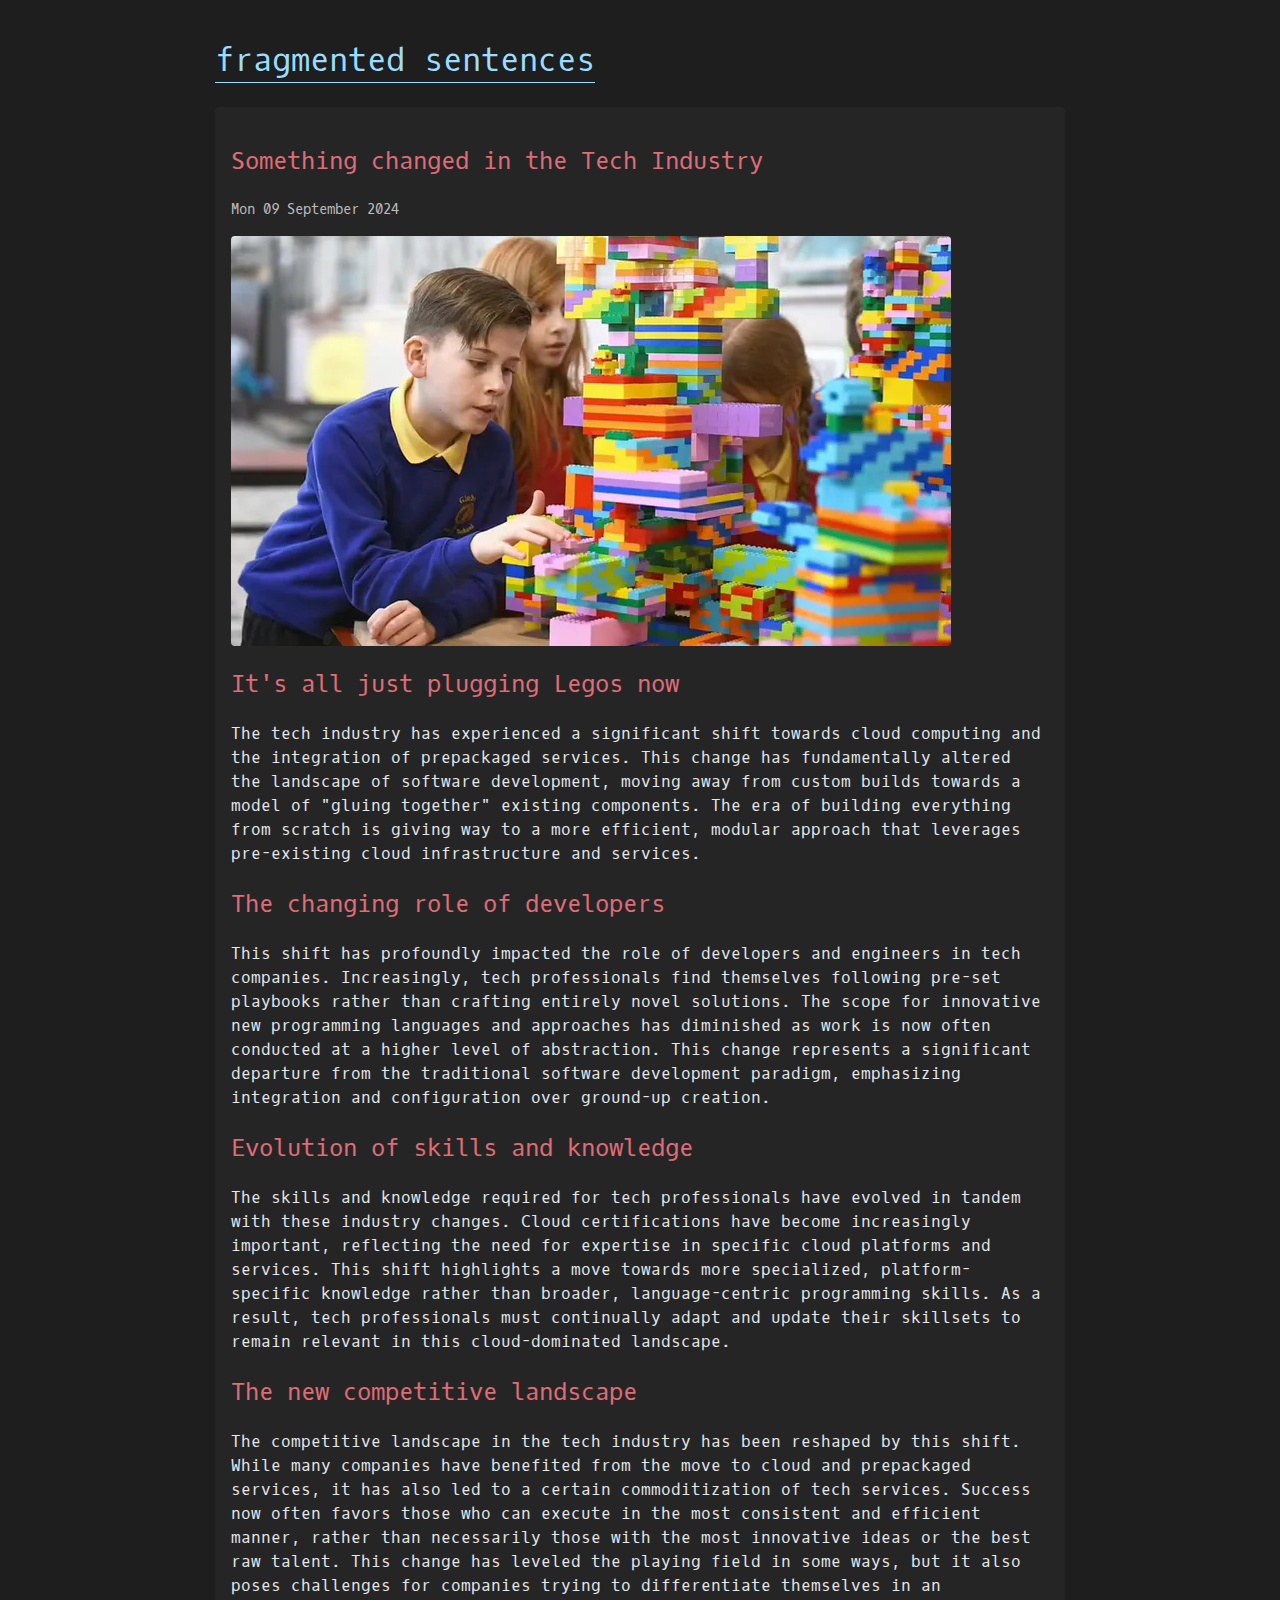
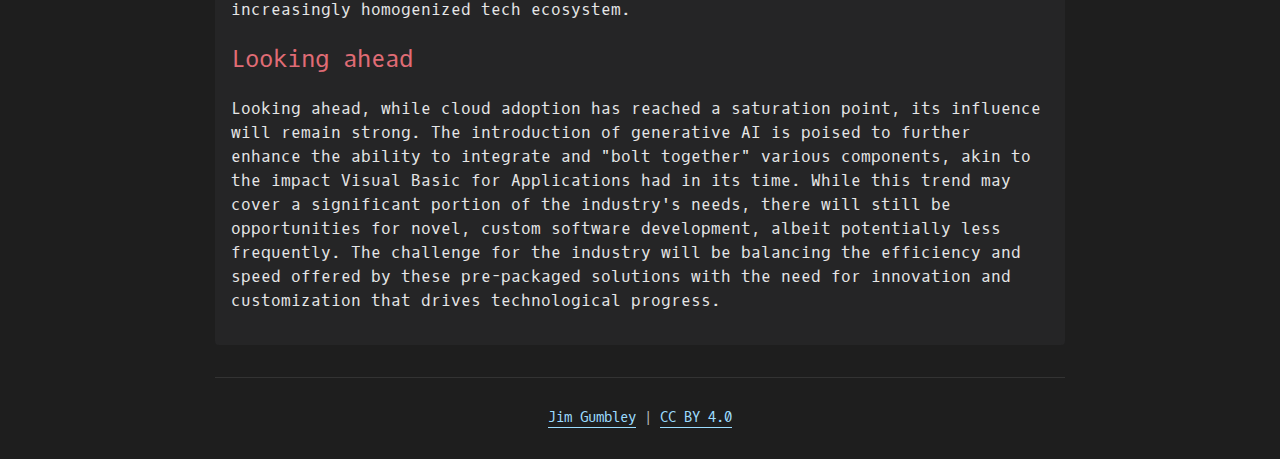
<file: blog/something-changed-tech-industry.html>
<!DOCTYPE html>
<html lang="en">
<head>
  <meta charset="utf-8" />
  <meta name="viewport" content="width=device-width, initial-scale=1.0" />
  <title>Something changed in the Tech Industry</title>
  <link rel="stylesheet" href="./theme/css/style.css" />
</head>
<body>
  <header>
    <h1><a href="./">fragmented sentences</a></h1>
  </header>
  <main>
<article>
  <h2>Something changed in the Tech Industry</h2>
  <div class="post-info">Mon 09 September 2024</div>
  <div class="article-image">
    <img src="./images/legos.webp" alt="Something changed in the Tech Industry">
  </div>
  <h2>It's all just plugging Legos now</h2>
<p>The tech industry has experienced a significant shift towards cloud computing and the integration of prepackaged services. This change has fundamentally altered the landscape of software development, moving away from custom builds towards a model of "gluing together" existing components. The era of building everything from scratch is giving way to a more efficient, modular approach that leverages pre-existing cloud infrastructure and services.</p>
<h2>The changing role of developers</h2>
<p>This shift has profoundly impacted the role of developers and engineers in tech companies. Increasingly, tech professionals find themselves following pre-set playbooks rather than crafting entirely novel solutions. The scope for innovative new programming languages and approaches has diminished as work is now often conducted at a higher level of abstraction. This change represents a significant departure from the traditional software development paradigm, emphasizing integration and configuration over ground-up creation.</p>
<h2>Evolution of skills and knowledge</h2>
<p>The skills and knowledge required for tech professionals have evolved in tandem with these industry changes. Cloud certifications have become increasingly important, reflecting the need for expertise in specific cloud platforms and services. This shift highlights a move towards more specialized, platform-specific knowledge rather than broader, language-centric programming skills. As a result, tech professionals must continually adapt and update their skillsets to remain relevant in this cloud-dominated landscape.</p>
<h2>The new competitive landscape</h2>
<p>The competitive landscape in the tech industry has been reshaped by this shift. While many companies have benefited from the move to cloud and prepackaged services, it has also led to a certain commoditization of tech services. Success now often favors those who can execute in the most consistent and efficient manner, rather than necessarily those with the most innovative ideas or the best raw talent. This change has leveled the playing field in some ways, but it also poses challenges for companies trying to differentiate themselves in an increasingly homogenized tech ecosystem.</p>
<h2>Looking ahead</h2>
<p>Looking ahead, while cloud adoption has reached a saturation point, its influence will remain strong. The introduction of generative AI is poised to further enhance the ability to integrate and "bolt together" various components, akin to the impact Visual Basic for Applications had in its time. While this trend may cover a significant portion of the industry's needs, there will still be opportunities for novel, custom software development, albeit potentially less frequently. The challenge for the industry will be balancing the efficiency and speed offered by these pre-packaged solutions with the need for innovation and customization that drives technological progress.</p>
</article>
  </main>
  <footer>
    <p><a href="https://www.jimgumbley.com/">Jim Gumbley</a> | <a href="https://creativecommons.org/licenses/by/4.0/">CC BY 4.0</a></p>
  </footer>
</body>
</html>
</file>
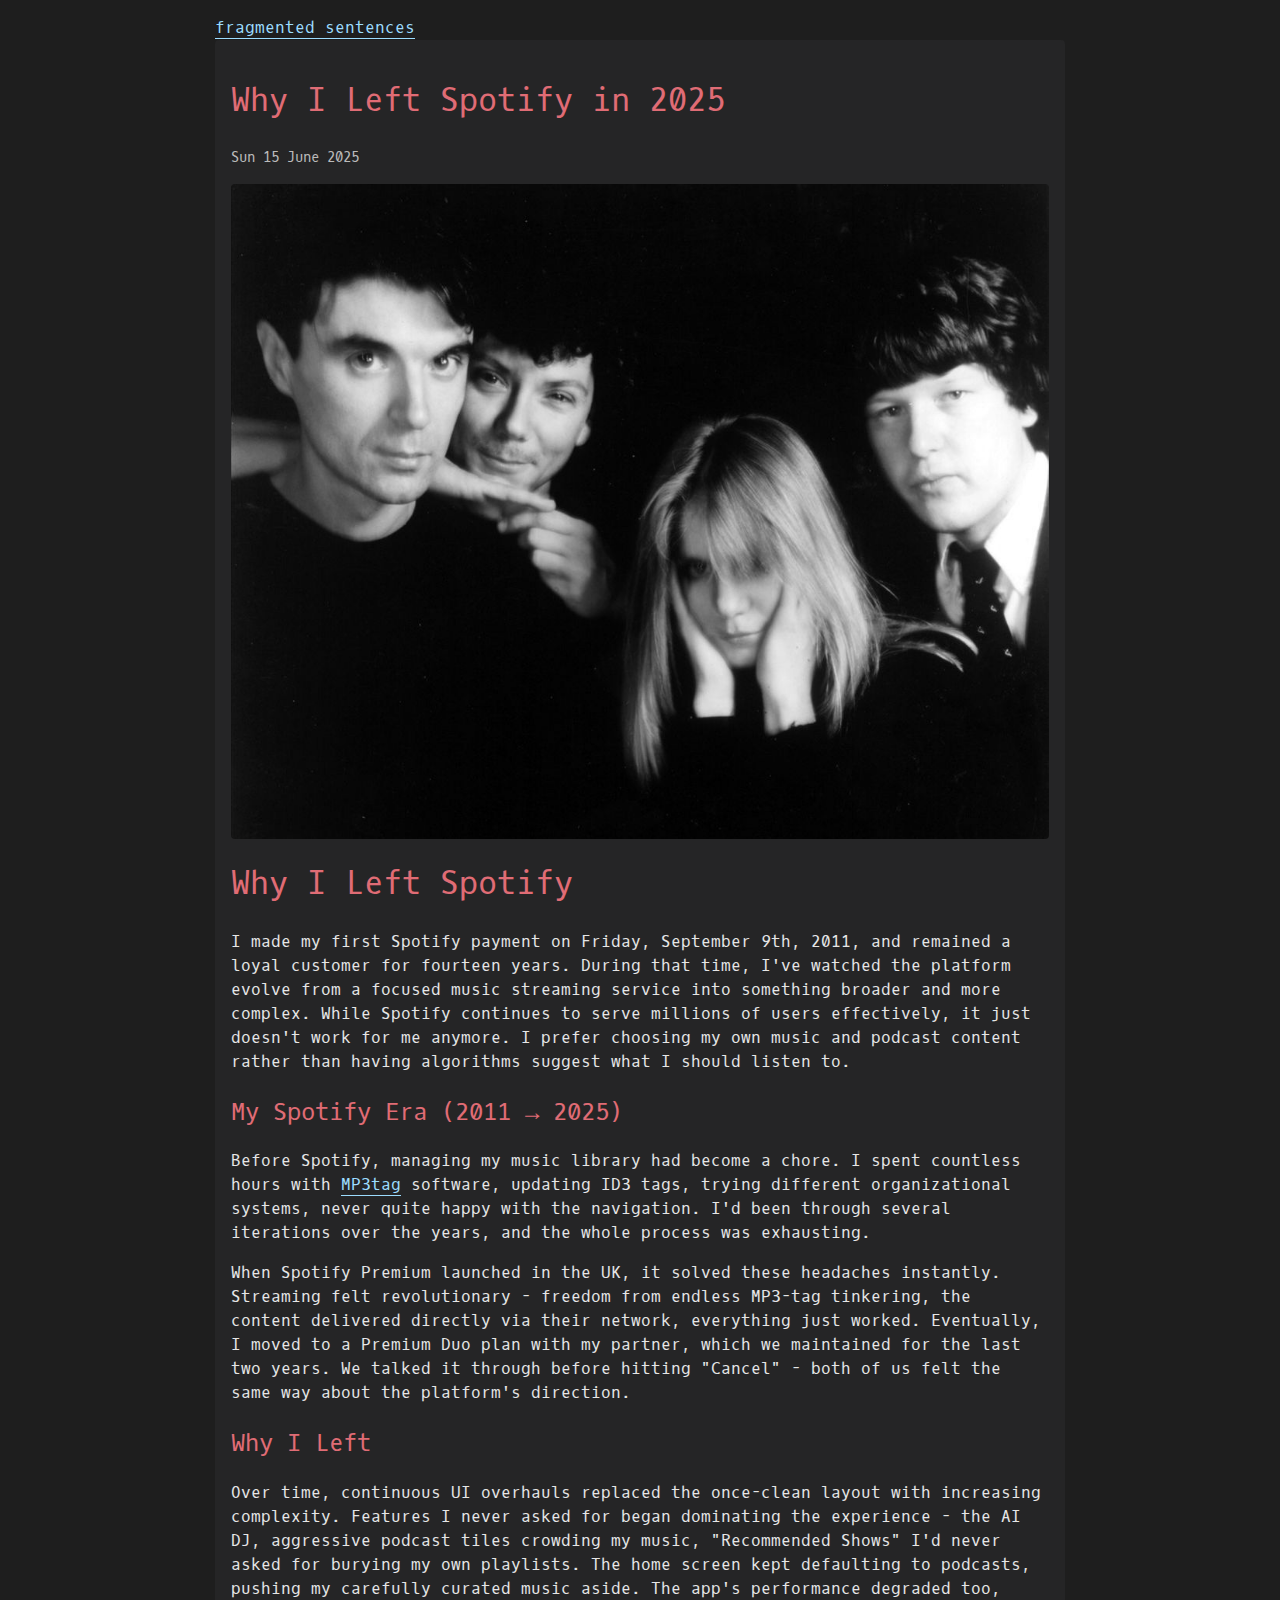
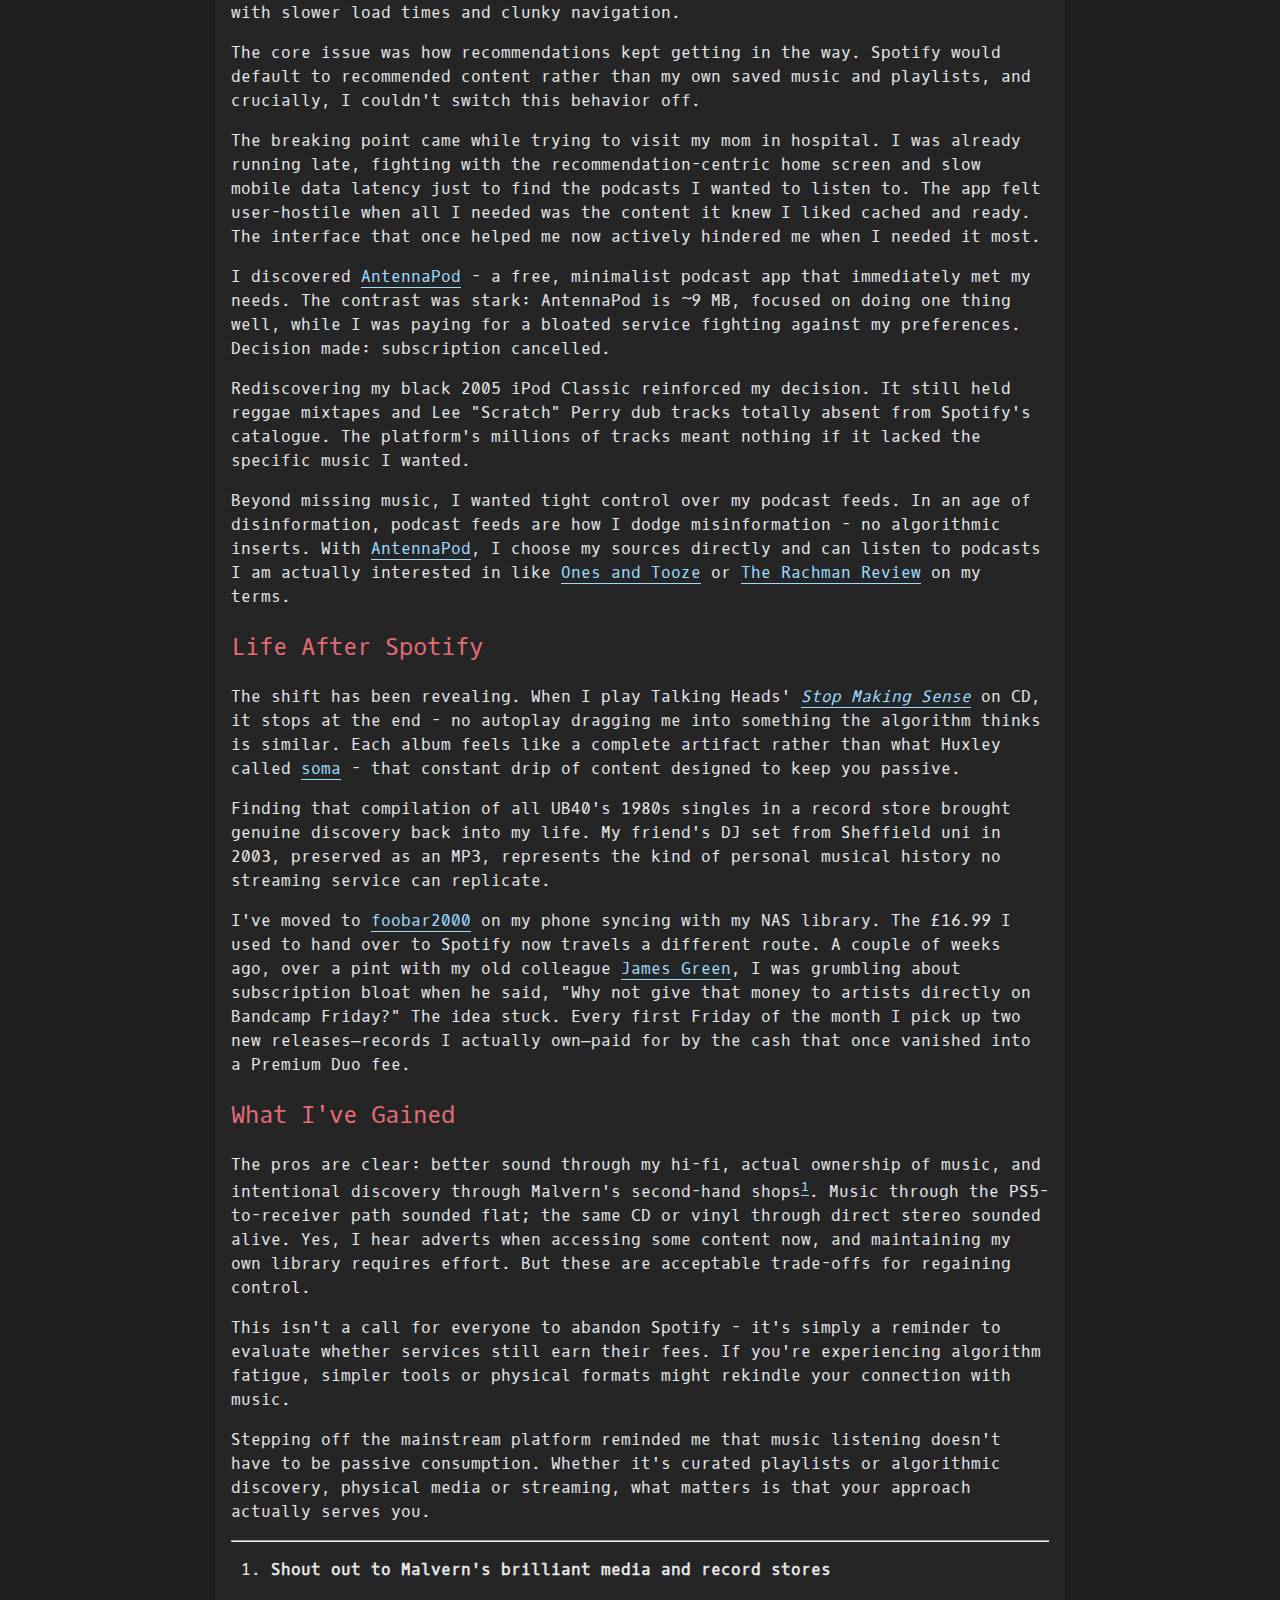
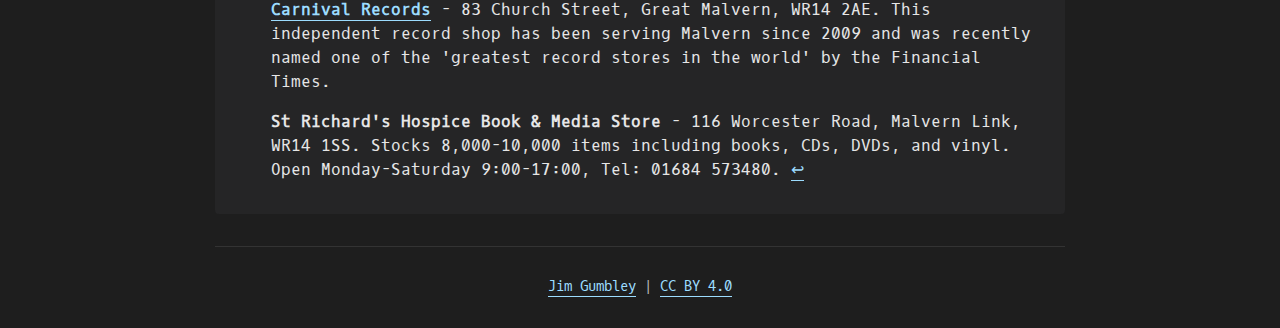
<file: blog/why-i-left-spotify-2025.html>
<!DOCTYPE html>
<html lang="en">
<head>
  <meta charset="utf-8" />
  <meta name="viewport" content="width=device-width, initial-scale=1.0" />
  <title>Why I Left Spotify in 2025</title>
  
  <!-- Open Graph meta tags for social media previews -->
  <meta property="og:title" content="Why I Left Spotify in 2025" />
  <meta property="og:type" content="article" />
  <meta property="og:url" content="./why-i-left-spotify-2025.html" />
<meta property="og:description" content="After fourteen years as a loyal Spotify customer, I finally cancelled my subscription. Here's why the platform's algorithmic direction no longer matches my simple, self-curated listening style." /><meta property="og:image" content="./images/Talking_Heads_Remain_In_Light_(1980_Sire_publicity_photo)_(5-4_cropped).jpg" />  <meta property="og:site_name" content="Jim Gumbley" />
  
  <!-- Twitter Card meta tags -->
  <meta name="twitter:card" content="summary" />
  <meta name="twitter:title" content="Why I Left Spotify in 2025" />
<meta name="twitter:description" content="After fourteen years as a loyal Spotify customer, I finally cancelled my subscription. Here's why the platform's algorithmic direction no longer matches my simple, self-curated listening style." /><meta name="twitter:image" content="./images/Talking_Heads_Remain_In_Light_(1980_Sire_publicity_photo)_(5-4_cropped).jpg" />  
  <link rel="icon" type="image/png" href="./favicon.png" />
  <link rel="stylesheet" href="./theme/css/style.css" />
</head>
<body>
  <header>
    <div class="site-title"><a href="./">fragmented sentences</a></div>
  </header>
  <main>
<article>
  <h1>Why I Left Spotify in 2025</h1>
  <div class="post-info">Sun 15 June 2025</div>
  <div class="article-image">
    <img src="./images/Talking_Heads_Remain_In_Light_(1980_Sire_publicity_photo)_(5-4_cropped).jpg" alt="Why I Left Spotify in 2025">
  </div>
  <h1>Why I Left Spotify</h1>
<p>I made my first Spotify payment on Friday, September 9th, 2011, and remained a loyal customer for fourteen years. During that time, I've watched the platform evolve from a focused music streaming service into something broader and more complex. While Spotify continues to serve millions of users effectively, it just doesn't work for me anymore. I prefer choosing my own music and podcast content rather than having algorithms suggest what I should listen to.</p>
<h2>My Spotify Era (2011 → 2025)</h2>
<p>Before Spotify, managing my music library had become a chore. I spent countless hours with <a href="https://www.mp3tag.de/en/">MP3tag</a> software, updating ID3 tags, trying different organizational systems, never quite happy with the navigation. I'd been through several iterations over the years, and the whole process was exhausting.</p>
<p>When Spotify Premium launched in the UK, it solved these headaches instantly. Streaming felt revolutionary - freedom from endless MP3-tag tinkering, the content delivered directly via their network, everything just worked. Eventually, I moved to a Premium Duo plan with my partner, which we maintained for the last two years. We talked it through before hitting "Cancel" - both of us felt the same way about the platform's direction.</p>
<h2>Why I Left</h2>
<p>Over time, continuous UI overhauls replaced the once-clean layout with increasing complexity. Features I never asked for began dominating the experience - the AI DJ, aggressive podcast tiles crowding my music, "Recommended Shows" I'd never asked for burying my own playlists. The home screen kept defaulting to podcasts, pushing my carefully curated music aside. The app's performance degraded too, with slower load times and clunky navigation.</p>
<p>The core issue was how recommendations kept getting in the way. Spotify would default to recommended content rather than my own saved music and playlists, and crucially, I couldn't switch this behavior off.</p>
<p>The breaking point came while trying to visit my mom in hospital. I was already running late, fighting with the recommendation-centric home screen and slow mobile data latency just to find the podcasts I wanted to listen to. The app felt user-hostile when all I needed was the content it knew I liked cached and ready. The interface that once helped me now actively hindered me when I needed it most.</p>
<p>I discovered <a href="https://antennapod.org/">AntennaPod</a> - a free, minimalist podcast app that immediately met my needs. The contrast was stark: AntennaPod is ~9 MB, focused on doing one thing well, while I was paying for a bloated service fighting against my preferences. Decision made: subscription cancelled.</p>
<p>Rediscovering my black 2005 iPod Classic reinforced my decision. It still held reggae mixtapes and Lee "Scratch" Perry dub tracks totally absent from Spotify's catalogue. The platform's millions of tracks meant nothing if it lacked the specific music I wanted.</p>
<p>Beyond missing music, I wanted tight control over my podcast feeds. In an age of disinformation, podcast feeds are how I dodge misinformation - no algorithmic inserts. With <a href="https://antennapod.org/">AntennaPod</a>, I choose my sources directly and can listen to podcasts I am actually interested in like <a href="https://foreignpolicy.com/podcasts/ones-and-tooze/">Ones and Tooze</a> or <a href="https://www.ft.com/rachman-review">The Rachman Review</a> on my terms.</p>
<h2>Life After Spotify</h2>
<p>The shift has been revealing. When I play Talking Heads' <a href="https://en.wikipedia.org/wiki/Stop_Making_Sense"><em>Stop Making Sense</em></a> on CD, it stops at the end - no autoplay dragging me into something the algorithm thinks is similar. Each album feels like a complete artifact rather than what Huxley called <a href="https://en.wikipedia.org/wiki/Brave_New_World">soma</a> - that constant drip of content designed to keep you passive.</p>
<p>Finding that compilation of all UB40's 1980s singles in a record store brought genuine discovery back into my life. My friend's DJ set from Sheffield uni in 2003, preserved as an MP3, represents the kind of personal musical history no streaming service can replicate.</p>
<p>I've moved to <a href="https://www.foobar2000.org/">foobar2000</a> on my phone syncing with my NAS library. The £16.99 I used to hand over to Spotify now travels a different route. A couple of weeks ago, over a pint with my old colleague <a href="https://bsky.app/profile/jfgreen.bsky.social">James Green</a>, I was grumbling about subscription bloat when he said, "Why not give that money to artists directly on Bandcamp Friday?" The idea stuck. Every first Friday of the month I pick up two new releases—records I actually own—paid for by the cash that once vanished into a Premium Duo fee.</p>
<h2>What I've Gained</h2>
<p>The pros are clear: better sound through my hi-fi, actual ownership of music, and intentional discovery through Malvern's second-hand shops<sup id="fnref:1"><a class="footnote-ref" href="#fn:1">1</a></sup>. Music through the PS5-to-receiver path sounded flat; the same CD or vinyl through direct stereo sounded alive. Yes, I hear adverts when accessing some content now, and maintaining my own library requires effort. But these are acceptable trade-offs for regaining control.</p>
<p>This isn't a call for everyone to abandon Spotify - it's simply a reminder to evaluate whether services still earn their fees. If you're experiencing algorithm fatigue, simpler tools or physical formats might rekindle your connection with music.</p>
<p>Stepping off the mainstream platform reminded me that music listening doesn't have to be passive consumption. Whether it's curated playlists or algorithmic discovery, physical media or streaming, what matters is that your approach actually serves you.</p>
<div class="footnote">
<hr>
<ol>
<li id="fn:1">
<p><strong>Shout out to Malvern's brilliant media and record stores</strong></p>
<p><strong><a href="https://carnivalrecords.co.uk/">Carnival Records</a></strong> - 83 Church Street, Great Malvern, WR14 2AE. This independent record shop has been serving Malvern since 2009 and was recently named one of the 'greatest record stores in the world' by the Financial Times.</p>
<p><strong>St Richard's Hospice Book &amp; Media Store</strong> - 116 Worcester Road, Malvern Link, WR14 1SS. Stocks 8,000-10,000 items including books, CDs, DVDs, and vinyl. Open Monday-Saturday 9:00-17:00, Tel: 01684 573480.&#160;<a class="footnote-backref" href="#fnref:1" title="Jump back to footnote 1 in the text">&#8617;</a></p>
</li>
</ol>
</div>
</article>
  </main>
  <footer>
    <p><a href="https://www.jimgumbley.com/">Jim Gumbley</a> | <a href="https://creativecommons.org/licenses/by/4.0/">CC BY 4.0</a></p>
  </footer>
</body>
</html>
</file>
<file: web_ss.css>
body {
  text-align: center;
  font-family: Georgia;
  font-size: 18px;
  font-weight: lighter;
  padding: 10px;
  margin: 0 auto;
  max-width: 100%;
  box-sizing: border-box;
}

img {
  max-width: 100%;
  height: auto;
  margin: 10px auto;
  display: block;
}

a:link {
  color: gray;
}

a:visited {
  color: gray;
}

a:hover {
  color: black;
}

h2 {
  font-family: Georgia;
  font-size: 18px;
  margin: 15px 0 5px 0;
}

a {
  display: inline-block;
  padding: 6px;
  text-decoration: none;
}

@media (max-width: 600px) {
  body {
    font-size: 22px;
    padding: 15px;
  }
  
  h2 {
    font-size: 22px;
    margin-top: 20px;
  }
  
  a {
    padding: 10px 5px;
    margin: 2px 0;
  }
}
</file>
<file: blog/theme/css/style.css>
@import url('https://fonts.googleapis.com/css2?family=Oxygen+Mono&display=swap');

body {
  font-family: 'Oxygen Mono', monospace;
  font-size: 16px;
  line-height: 1.5;
  max-width: 850px;
  width: 90%;
  margin: 0 auto;
  padding: 1em;
  color: #E6E6E6;
  background-color: #1E1E1E;
}

a {
  color: #9CDCFE;
  text-decoration: none;
  border-bottom: 1px solid #9CDCFE;
  transition: color 0.2s, border-color 0.2s;
}

a:hover {
  color: #CE9178;
  border-bottom-color: #CE9178;
}

h1, h2, h3 {
  font-weight: normal;
  color: #E06C75;
}

article {
  margin-bottom: 2em;
  padding: 1em;
  background-color: #252526;
  border-radius: 4px;
}

.post-info {
  margin-bottom: 1em;
  font-size: 0.9em;
  color: #BBBBBB;
}

code {
  background-color: #2D2D2D;
  padding: 0.2em 0.4em;
  border-radius: 3px;
  font-family: 'Oxygen Mono', monospace;
}

pre {
  background-color: #2D2D2D;
  padding: 1em;
  border-radius: 4px;
  overflow-x: auto;
}

footer {
  margin-top: 2em;
  padding-top: 1em;
  border-top: 1px solid #333;
  font-size: 0.9em;
  text-align: center;
  color: #BBBBBB;
}

.article-image {
  margin: 1em 0;
}

.article-image img {
  max-width: 100%;
  height: auto;
  border-radius: 4px;
  display: block;
}
</file>
